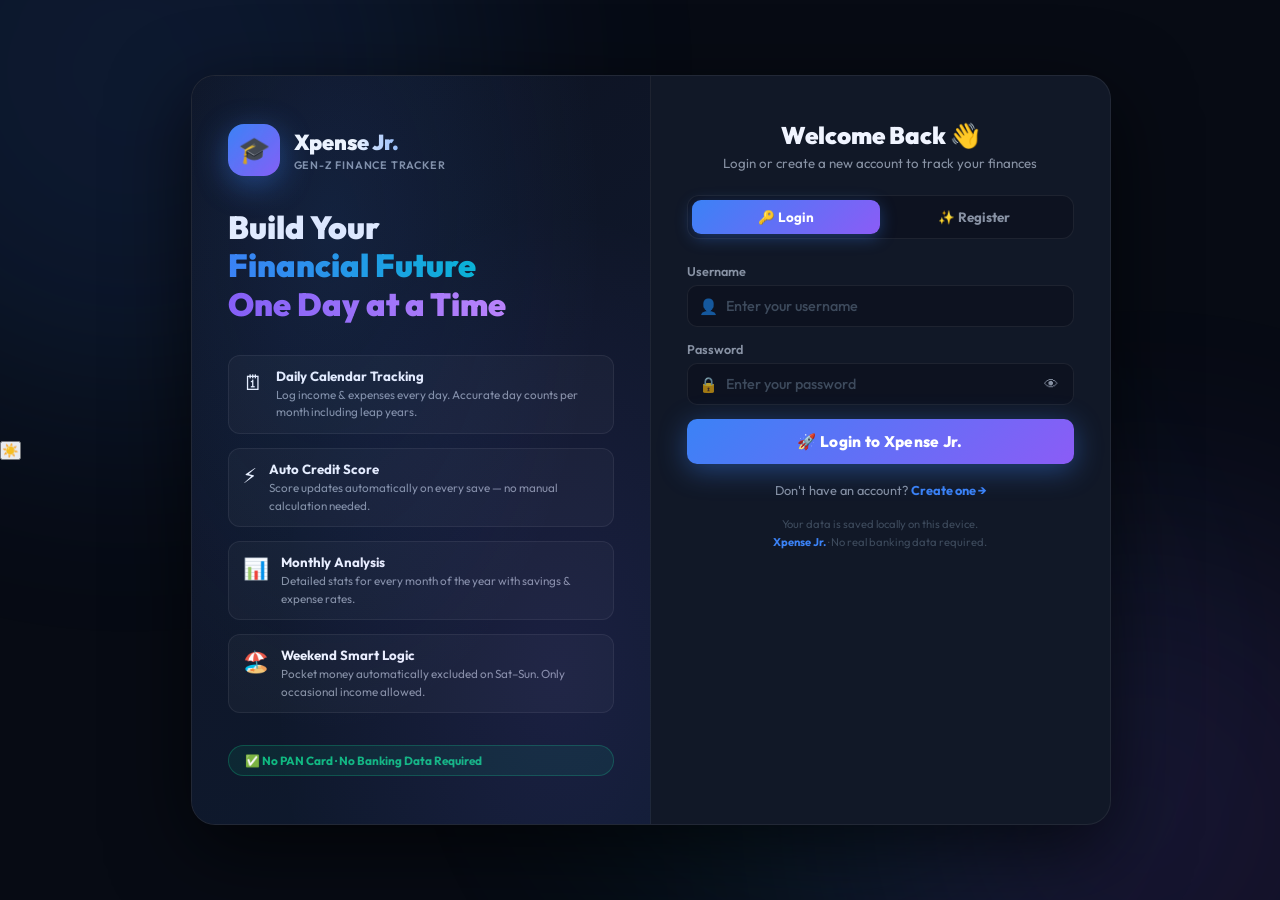
<file: index.html>
<!DOCTYPE html>
<html lang="en">
<head>
  <meta charset="UTF-8" />
  <meta name="viewport" content="width=device-width, initial-scale=1.0" />
  <title>Xpense Jr. – Gen-Z Finance Tracker</title>
  <meta name="description" content="Xpense Jr. auto-tracks daily pocket money (weekdays only), relatives income, savings & expenses on a yearly calendar. The Gen-Z finance tracker for students under 18." />

  <!-- Google Fonts -->
  <link rel="preconnect" href="https://fonts.googleapis.com" />
  <link rel="preconnect" href="https://fonts.gstatic.com" crossorigin />
  <link href="https://fonts.googleapis.com/css2?family=Outfit:wght@300;400;500;600;700;800;900&display=swap" rel="stylesheet" />

  <!-- ★ Auth module (loaded first so guard runs immediately) ★ -->
  <script src="auth.js"></script>

  <!-- ★ Immediate auth guard — redirects before page renders ★ -->
  <script>
    (function(){
      if (!cwGetSession()) window.location.replace('login.html');
      /* Apply saved theme immediately to prevent flash */
      var t = localStorage.getItem('xj_theme') || 'dark';
      document.documentElement.setAttribute('data-theme', t);
    })();
  </script>

  <!-- ★ CSS file link ★ -->
  <link rel="stylesheet" href="style.css" />

  <style>
    /* ── User profile chip in nav ── */
    .user-chip-nav {
      display: flex; align-items: center; gap: 10px;
      background: var(--card); border: 1px solid var(--border);
      border-radius: 100px; padding: 6px 8px 6px 14px;
    }
    .user-av  { font-size: 1.3rem; }
    .user-inf { display:flex; flex-direction:column; }
    .user-nm  { font-size: .8rem; font-weight: 800; color: var(--text); line-height: 1; }
    .user-ag  { font-size: .62rem; color: var(--muted); font-weight: 600; margin-top: 1px; }
    .logout-btn {
      background: rgba(239,68,68,.12); border: 1px solid rgba(239,68,68,.25);
      border-radius: 100px; padding: 5px 12px;
      font-size: .72rem; font-weight: 700; color: #fca5a5;
      cursor: pointer; transition: all 0.3s; font-family: inherit;
    }
    .logout-btn:hover { background: rgba(239,68,68,.22); color: var(--poor); border-color: var(--poor); }
    .export-btn {
      background: rgba(59,130,246,.12); border: 1px solid rgba(59,130,246,.28);
      border-radius: 100px; padding: 5px 12px;
      font-size: .72rem; font-weight: 700; color: #93c5fd;
      cursor: pointer; transition: all 0.3s; font-family: inherit;
    }
    .export-btn:hover { background: rgba(59,130,246,.25); color: var(--accent); border-color: var(--accent); }
  </style>
</head>
<body>

<!-- ── Aurora background ── -->
<div class="aurora"><span></span><span></span><span></span></div>

<!-- ── Toast notification ── -->
<div class="toast" id="toast"></div>

<!-- ════════════════════════════════════════
     MODAL — Day Entry
════════════════════════════════════════ -->
<div class="modal-ov" id="modalOv" onclick="ovClick(event)">
  <div class="modal" id="modal">
    <div class="modal-hd">
      <div>
        <div class="modal-title" id="modalTitle">📅 Day Entry</div>
        <div class="modal-date" id="modalDateLbl"></div>
      </div>
      <button class="modal-close" onclick="closeModal()">✕</button>
    </div>

    <!-- Weekend notice (visible only on Sat/Sun) -->
    <div class="weekend-banner hidden" id="weekendBanner">
      <span>🏖️</span>
      <div>Weekend — <strong>Pocket Money excluded</strong> (only Relatives/Work income applies today)</div>
    </div>

    <!-- INCOME FIELDS -->
    <div class="mfield">
      <label>💰 Income today</label>
      <div class="mfield-row">
        <div class="inp-w">
          <span class="pfx">₹</span>
          <input class="mi" type="number" id="mPocket" placeholder="Pocket money (weekdays)" min="0" />
        </div>
        <div class="inp-w">
          <span class="pfx">₹</span>
          <input class="mi" type="number" id="mRelatives" placeholder="Relatives (occasional)" min="0" />
        </div>
      </div>
      <div class="inp-w" style="margin-top:9px;">
        <span class="pfx">₹</span>
        <input class="mi" type="number" id="mWork" placeholder="Tutor / Work income (occasional)" min="0" />
      </div>
    </div>

    <!-- EXPENSE FIELDS -->
    <div class="mfield">
      <label>💸 Expenses today</label>
      <div class="mfield-row">
        <div class="inp-w">
          <span class="pfx">₹</span>
          <input class="mi" type="number" id="mSnacks" placeholder="Snacks / daily" min="0" />
        </div>
        <div class="inp-w">
          <span class="pfx">₹</span>
          <input class="mi" type="number" id="mRecharge" placeholder="Monthly recharge" min="0" />
        </div>
      </div>
      <div class="inp-w" style="margin-top:9px;">
        <span class="pfx">₹</span>
        <input class="mi" type="number" id="mTrips" placeholder="Holiday trips / fun" min="0" />
      </div>
    </div>

    <!-- SAVINGS FIELDS -->
    <div class="mfield">
      <label>🏦 Saved today (from pocket money + relatives)</label>
      <div class="mfield-row">
        <div class="inp-w">
          <span class="pfx">₹</span>
          <input class="mi" type="number" id="mSavPocket" placeholder="From pocket money" min="0" />
        </div>
        <div class="inp-w">
          <span class="pfx">₹</span>
          <input class="mi" type="number" id="mSavRelatives" placeholder="From relatives money" min="0" />
        </div>
      </div>
    </div>

    <!-- Live financial preview -->
    <div class="day-prev" id="dayPrev">Enter amounts above to preview today's financial health.</div>

    <!-- Action buttons -->
    <div class="modal-actions">
      <button class="btn-save" onclick="saveDay()">💾 Save Day</button>
      <button class="btn-clr"  onclick="clearDay()">🗑 Clear</button>
    </div>
  </div>
</div>


<!-- ════════════════════════════════════════
     MAIN APP WRAPPER
════════════════════════════════════════ -->
<div class="wrap">

  <!-- ── Navigation ── -->
  <nav>
    <div class="brand">
      <div class="brand-logo">🎓</div>
      <div>
        <div class="brand-name">Xpense Jr.</div>
        <div class="brand-sub">Gen-Z Finance Tracker · Under 18</div>
      </div>
    </div>
    <div class="nav-right">
      <!-- Theme Toggle -->
      <button class="theme-toggle" id="themeToggle" onclick="toggleTheme()" title="Switch theme">🌙</button>
      <div class="yr-selector">
        <button onclick="chgYear(-1)">◀</button>
        <span class="yr-val" id="yrVal">2026</span>
        <button onclick="chgYear(1)">▶</button>
      </div>

      <!-- User info + Logout -->
      <div class="user-chip-nav">
        <div class="user-av" id="navAv">🎓</div>
        <div class="user-inf">
          <div class="user-nm" id="navName">—</div>
          <div class="user-ag" id="navAge">Age —</div>
        </div>
        <button class="logout-btn" onclick="cwLogout()">Sign Out</button>
      </div>
    </div>
  </nav>

  <!-- ── Hero Section ── -->
  <section class="hero">
    <div class="hero-badge">✦ Daily Records · Auto Score · No PAN Required</div>
    <h1><span class="gb">Daily Habits</span> Build<br>Your <span class="gp">Credit Score</span></h1>
    <p>Click any day to log your money. Click the refresh button to update your score on the 1st of every month.</p>
    <div class="hero-rules">
      <div class="rule-pill wd">✅ Mon–Fri: Pocket Money allowed</div>
      <div class="rule-pill we">🏖️ Sat–Sun: Pocket Money excluded</div>
      <div class="rule-pill occ">💜 Relatives / Work: Any day (occasional)</div>
    </div>
  </section>

  <!-- ── Real-time Stats Bar ── -->
  <div class="stats-bar">
    <div class="stat-item">
      <div class="stat-lbl">📅 Days Logged</div>
      <div class="stat-val sv-b" id="stLogged">0</div>
    </div>
    <div class="stat-item">
      <div class="stat-lbl">💵 Total Income</div>
      <div class="stat-val sv-g" id="stIncome">₹0</div>
    </div>
    <div class="stat-item">
      <div class="stat-lbl">💸 Total Expenses</div>
      <div class="stat-val sv-a" id="stExpenses">₹0</div>
    </div>
    <div class="stat-item">
      <div class="stat-lbl">🏦 Total Savings</div>
      <div class="stat-val sv-g" id="stSavings">₹0</div>
    </div>
    <div class="stat-item">
      <div class="stat-lbl">📊 Saving Days</div>
      <div class="stat-val sv-b" id="stSavDays">0</div>
    </div>
    <div class="stat-item">
      <div class="stat-lbl">🏖️ Weekend Days</div>
      <div class="stat-val sv-o" id="stWeDays">0</div>
    </div>
    <div class="stat-item">
      <div class="stat-lbl">⚠️ Overspend</div>
      <div class="stat-val sv-r" id="stOverDays">0</div>
    </div>
  </div>

  <!-- ── Main Tabs ── -->
  <div class="main-tabs">
    <button class="mtab active" id="tab-cal"        onclick="switchTab('cal')">🗓 Calendar</button>
    <button class="mtab"        id="tab-history"    onclick="switchTab('history')">📋 Transaction History</button>
    <button class="mtab"        id="tab-analysis"   onclick="switchTab('analysis')">📊 Monthly Analysis</button>
    <button class="mtab"        id="tab-calculator" onclick="switchTab('calculator')">🧮 Score Calculator</button>
  </div>

  <!-- ════ TAB 1: CALENDAR ════ -->
  <div class="tab-pane show" id="tp-cal">
    <!-- Hidden elements kept for JS compatibility -->
    <div style="display:none;">
      <canvas id="gaugeC" width="220" height="126"></canvas>
      <div id="gNum"></div>
      <div id="gLbl"></div>
      <div id="rThumb"></div>
      <div id="bSav"></div><div id="bCtl"></div><div id="bDsc"></div>
      <div id="nSav"></div><div id="nCtl"></div><div id="nDsc"></div>
      <div id="bdgRow">
        <div id="bdg-saver"></div><div id="bdg-ctrl"></div>
        <div id="bdg-disc"></div><div id="bdg-elite"></div><div id="bdg-full"></div>
      </div>
      <div id="scorePh"></div>
      <div id="scoreOut"></div>
      <div id="scoreInfoLbl"></div>
    </div>
    <!-- 12-Month Calendar Grid (full width) -->
    <div class="cal-grid" id="calGrid"></div>
  </div>

  <!-- ════ TAB 2: TRANSACTION HISTORY ════ -->
  <div class="tab-pane" id="tp-history">
    <div class="txn-table-wrap">
      <div class="txn-toolbar">
        <h3>📋 Transaction History — <span id="yrVal2">2026</span></h3>
        <div class="txn-filters">
          <button class="txn-filter active" data-f="all"  onclick="filterTxn('all')">All</button>
          <button class="txn-filter"        data-f="good" onclick="filterTxn('good')">✅ Saved</button>
          <button class="txn-filter"        data-f="poor" onclick="filterTxn('poor')">⚠️ Overspent</button>
          <button class="txn-filter"        data-f="we"   onclick="filterTxn('we')">🏖 Weekends</button>
        </div>
        <div class="txn-count" id="txnCount">0 entries</div>
      </div>
      <div style="overflow-x:auto; max-height:600px; overflow-y:auto;">
        <table class="txn-table" id="txnTable">
          <thead>
            <tr>
              <th>Date</th>
              <th>Day Type</th>
              <th>Income</th>
              <th>Expenses</th>
              <th>Savings</th>
              <th>Net</th>
              <th>Status</th>
            </tr>
          </thead>
          <tbody id="txnBody">
            <tr><td colspan="7" class="txn-empty">No transactions logged yet. Click any day on the Calendar tab!</td></tr>
          </tbody>
        </table>
      </div>
    </div>
  </div>

  <!-- ════ TAB 3: MONTHLY ANALYSIS ════ -->
  <div class="tab-pane" id="tp-analysis">
    <div class="analysis-grid" id="analysisGrid"></div>
  </div>

  <!-- ════ TAB 4: SCORE CALCULATOR ════ -->
  <div class="tab-pane" id="tp-calculator">
    <div class="calc-hero">
      <div class="calc-hero-badge">✦ Instant · Accurate · Student-Grade</div>
      <h2 class="calc-hero-title">Credit Score <span class="gb">Calculator</span></h2>
      <p class="calc-hero-sub">Pick a day or a month to instantly see your credit score for that period.</p>
    </div>

    <div class="calc-dual-grid">

      <!-- ─── DAILY CALCULATOR ─── -->
      <div class="calc-card" id="dailyCalcCard">
        <div class="calc-card-header">
          <div class="calc-card-icon daily-icon">📅</div>
          <div>
            <div class="calc-card-title">Daily Score</div>
            <div class="calc-card-sub">Score for a single day</div>
          </div>
          <div class="calc-live-dot"></div>
        </div>

        <div class="calc-selectors">
          <div class="calc-sel-group">
            <label class="calc-sel-label">Month</label>
            <select class="calc-sel" id="dailyMonth"></select>
          </div>
          <div class="calc-sel-group">
            <label class="calc-sel-label">Day</label>
            <select class="calc-sel" id="dailyDay"></select>
          </div>
        </div>

        <button class="calc-btn daily-btn" id="calcDailyBtn" onclick="calcDailyScore()">
          ⚡ Calculate Day Score
        </button>

        <!-- Result area -->
        <div class="calc-result hidden" id="dailyResult">
          <div class="calc-gauge-mini">
            <canvas id="dailyGauge" width="200" height="114"></canvas>
            <div class="calc-gauge-center">
              <div class="calc-score-num" id="dailyScoreNum">—</div>
              <div class="calc-score-lbl" id="dailyScoreLbl">—</div>
            </div>
          </div>

          <div class="calc-breakdown">
            <div class="calc-brow">
              <span class="calc-bname">💰 Savings</span>
              <div class="calc-btrack"><div class="calc-bfill" id="dBSav" style="background:var(--good)"></div></div>
              <span class="calc-bval" id="dNSav">—</span>
            </div>
            <div class="calc-brow">
              <span class="calc-bname">🎛 Control</span>
              <div class="calc-btrack"><div class="calc-bfill" id="dBCtl" style="background:var(--accent)"></div></div>
              <span class="calc-bval" id="dNCtl">—</span>
            </div>
            <div class="calc-brow">
              <span class="calc-bname">📅 Habit</span>
              <div class="calc-btrack"><div class="calc-bfill" id="dBHbt" style="background:var(--purple)"></div></div>
              <span class="calc-bval" id="dNHbt">—</span>
            </div>
          </div>

          <div class="calc-info-box" id="dailyInfoBox"></div>
        </div>

        <div class="calc-empty" id="dailyEmpty">
          <div class="calc-empty-icon">📅</div>
          <div>Select a month &amp; day above,<br>then tap Calculate.</div>
        </div>
      </div>

      <!-- ─── MONTHLY CALCULATOR ─── -->
      <div class="calc-card" id="monthlyCalcCard">
        <div class="calc-card-header">
          <div class="calc-card-icon monthly-icon">🗓</div>
          <div>
            <div class="calc-card-title">Monthly Score</div>
            <div class="calc-card-sub">Score across all days of a month</div>
          </div>
          <div class="calc-live-dot monthly-dot"></div>
        </div>

        <div class="calc-selectors">
          <div class="calc-sel-group" style="flex:1">
            <label class="calc-sel-label">Month</label>
            <select class="calc-sel" id="monthlyMonth"></select>
          </div>
        </div>

        <button class="calc-btn monthly-btn" id="calcMonthlyBtn" onclick="calcMonthlyScore()">
          ⚡ Calculate Month Score
        </button>

        <!-- Result area -->
        <div class="calc-result hidden" id="monthlyResult">
          <div class="calc-gauge-mini">
            <canvas id="monthlyGauge" width="200" height="114"></canvas>
            <div class="calc-gauge-center">
              <div class="calc-score-num" id="monthlyScoreNum">—</div>
              <div class="calc-score-lbl" id="monthlyScoreLbl">—</div>
            </div>
          </div>

          <div class="calc-breakdown">
            <div class="calc-brow">
              <span class="calc-bname">💰 Savings</span>
              <div class="calc-btrack"><div class="calc-bfill" id="mBSav" style="background:var(--good)"></div></div>
              <span class="calc-bval" id="mNSav">—</span>
            </div>
            <div class="calc-brow">
              <span class="calc-bname">🎛 Control</span>
              <div class="calc-btrack"><div class="calc-bfill" id="mBCtl" style="background:var(--accent)"></div></div>
              <span class="calc-bval" id="mNCtl">—</span>
            </div>
            <div class="calc-brow">
              <span class="calc-bname">📅 Discipline</span>
              <div class="calc-btrack"><div class="calc-bfill" id="mBDsc" style="background:var(--purple)"></div></div>
              <span class="calc-bval" id="mNDsc">—</span>
            </div>
          </div>

          <!-- Month day tally -->
          <div class="calc-month-tally" id="monthlyTally"></div>

          <div class="calc-info-box monthly-info" id="monthlyInfoBox"></div>
        </div>

        <div class="calc-empty" id="monthlyEmpty">
          <div class="calc-empty-icon">🗓</div>
          <div>Select a month above,<br>then tap Calculate.</div>
        </div>
      </div>

    </div><!-- /.calc-dual-grid -->
  </div>

  <!-- ════ BOTTOM GRID: Tips · Compare · Level ════ -->
  <div class="bottom-grid" style="margin-top:22px;">

    <!-- Smart Tips -->
    <div class="card">
      <div class="sec-title">💡 Smart Tips</div>
      <div id="sugList" style="display:flex;flex-direction:column;gap:9px;">
        <div class="sug-item">
          <span class="sug-icon">🎯</span>
          <span>Log your first day to see personalized financial tips!</span>
        </div>
      </div>
    </div>

    <!-- Before vs After -->
    <div class="card">
      <div class="sec-title">📊 Before vs After</div>
      <div class="cmp-grid">
        <div class="c-box">
          <div class="c-tag">Previous</div>
          <div class="c-score" id="prevNum" style="color:var(--muted)">—</div>
          <div class="c-status" id="prevSt" style="color:var(--muted)">No data</div>
        </div>
        <div class="c-arrow">
          <svg viewBox="0 0 24 24" fill="none" stroke="currentColor" stroke-width="2.5" stroke-linecap="round" stroke-linejoin="round">
            <path d="M5 12h14M12 5l7 7-7 7"/>
          </svg>
          <div class="c-delta eq" id="cDelta">—</div>
        </div>
        <div class="c-box">
          <div class="c-tag">Current</div>
          <div class="c-score" id="curNum" style="color:var(--muted)">—</div>
          <div class="c-status" id="curSt" style="color:var(--muted)">Not yet</div>
        </div>
      </div>
    </div>

    <!-- Your Level -->
    <div class="card">
      <div class="sec-title">🎮 Your Level</div>
      <div class="lvl-card">
        <div class="lvl-icon" id="lvlIcon">🥚</div>
        <div class="lvl-name" id="lvlName">Newbie</div>
        <div class="lvl-desc" id="lvlDesc">Log data to unlock your level!</div>
        <div class="xp-track"><div class="xp-fill" id="xpFill"></div></div>
        <div class="xp-lbl" id="xpLbl">0 / 900 XP</div>
      </div>
    </div>

  </div>

  <footer>
    Built with ❤️ by <strong>Xpense Jr. Team</strong> ·
    Scores auto-calculate from daily records · For financial education only.
  </footer>

</div><!-- /.wrap -->

<!-- ════════════════════════════════════════
     MODAL — Countdown (CIBIL clone)
════════════════════════════════════════ -->
<div class="cibil-modal-ov" id="cibilModalOv" onclick="closeCibilModalOv(event)">
  <div class="cibil-modal">
    <button class="cibil-close" onclick="closeCibilModal()">✖</button>
    
    <!-- ★ UNIQUE ANIMATED GAUGE ★ -->
    <div class="radar-gauge-container">
      <svg viewBox="0 0 200 120" class="neon-arc-svg">
        <defs>
          <linearGradient id="arcGrad" x1="0%" y1="0%" x2="100%" y2="0%">
            <stop offset="0%" stop-color="#ef4444" />
            <stop offset="50%" stop-color="#f59e0b" />
            <stop offset="100%" stop-color="#10b981" />
          </linearGradient>
          <filter id="neonGlow" x="-20%" y="-20%" width="140%" height="140%">
            <feGaussianBlur stdDeviation="3" result="blur" />
            <feMerge>
              <feMergeNode in="blur" />
              <feMergeNode in="SourceGraphic" />
            </feMerge>
          </filter>
        </defs>

        <!-- Track -->
        <path d="M 25 100 A 75 75 0 0 1 175 100" fill="none" stroke="rgba(255,255,255,0.06)" stroke-width="18" stroke-linecap="round"/>
        
        <!-- Glowing dashed progress indicating building score -->
        <path class="arc-pulse" d="M 25 100 A 75 75 0 0 1 175 100" fill="none" stroke="url(#arcGrad)" stroke-width="12" stroke-linecap="round" stroke-dasharray="8 6" filter="url(#neonGlow)"/>
        
        <!-- Scanning Needle -->
        <g class="scanning-needle" transform="translate(100, 100)">
          <path d="M 0 0 L -6 -60 L 6 -60 Z" fill="rgba(255, 255, 255, 0.15)"/>
          <line x1="0" y1="0" x2="0" y2="-65" stroke="#f8fafc" stroke-width="3" stroke-linecap="round"/>
          <circle cx="0" cy="0" r="6" fill="#1e293b" stroke="#f8fafc" stroke-width="2"/>
        </g>

      </svg>
      <div style="display:flex; justify-content:space-between; padding:0 10px; margin-top:-6px;">
        <span style="font-size:0.75rem; font-weight:800; color:var(--poor);">0</span>
        <span style="font-size:0.75rem; font-weight:800; color:var(--good);">900</span>
      </div>
    </div>

    <p class="modal-instruction-text">
      After every month end, <br>your new score will show on the Next Month 1st day.
    </p>

    <h2 id="cibilNextUpd">--</h2>
    
  </div>
</div>

<!-- ★ JavaScript files ★ -->
<!-- auth.js already loaded in <head> -->
<script src="script.js"></script>

</body>
</html>
</file>
<file: style.css>
/* ══════════════════════════════════════════
   XPENSE JR. — LIQUID GLASS EDITION v2
   True glassmorphism visible in both themes
══════════════════════════════════════════ */

/* ── Design Tokens — Dark Mode ── */
:root {
  color-scheme: dark;

  /* Backgrounds — deep rich tones so glass stands out */
  --bg:      #060c1a;
  --bg2:     #08101f;
  --surf:    rgba(120,160,255,0.07);
  --card:    rgba(140,180,255,0.09);
  --card2:   rgba(120,160,255,0.05);

  /* Glass borders — bright so the glass edge is visible */
  --border:  rgba(180,210,255,0.18);
  --bh:      rgba(120,180,255,0.55);

  /* Accents */
  --accent:  #4f9cff;
  --alit:    rgba(79,156,255,0.15);
  --purple:  #a78bfa;
  --cyan:    #22d3ee;
  --good:    #34d399;
  --avg:     #fbbf24;
  --poor:    #f87171;
  --weekend: #fb923c;

  /* Text — always bright on dark */
  --text:    #f0f6ff;
  --muted:   #94a3b8;
  --dim:     #475569;

  /* System */
  --r:       18px;
  --rsm:     12px;
  --shadow:  0 20px 60px rgba(0,0,0,0.65);
  --tr:      0.32s cubic-bezier(.4,0,.2,1);

  /* Glass recipe */
  --gb:      rgba(140,180,255,0.1);   /* glass base */
  --gh:      rgba(255,255,255,0.22);  /* glass highlight (top edge) */
  --gi:      rgba(255,255,255,0.05);  /* glass inner tint */
  --gblur:   blur(28px) saturate(180%);
  --gblur-s: blur(16px) saturate(160%);
}

/* ══════════════════════════════════════════
   BASE
══════════════════════════════════════════ */
*, *::before, *::after { box-sizing: border-box; margin: 0; padding: 0; }
html { scroll-behavior: smooth; }
body {
  font-family: 'Outfit', system-ui, sans-serif;
  background: var(--bg);
  color: var(--text);
  min-height: 100vh;
  overflow-x: hidden;
}

/* ══════════════════════════════════════════
   KEYFRAMES
══════════════════════════════════════════ */
@keyframes irisShift {
  0%   { background-position: 0% 50%; }
  50%  { background-position: 100% 50%; }
  100% { background-position: 0% 50%; }
}
@keyframes shimmer {
  0%   { transform: translateX(-100%) skewX(-10deg); opacity: 0; }
  20%  { opacity: 1; }
  80%  { opacity: 1; }
  100% { transform: translateX(280%)  skewX(-10deg); opacity: 0; }
}
@keyframes blink   { 0%,100%{opacity:1;} 50%{opacity:.3;} }
@keyframes fl      { 0%,100%{transform:translateY(0);} 50%{transform:translateY(-7px);} }
@keyframes su      { from{opacity:0;transform:translateY(10px);} to{opacity:1;transform:translateY(0);} }
@keyframes bpop    { from{transform:scale(.5);opacity:0;} to{transform:scale(1);opacity:1;} }
@keyframes pulse   { 0%,100%{transform:scale(1);} 50%{transform:scale(1.08);} }
@keyframes shake   { 0%,100%{transform:translateX(0);} 20%{transform:translateX(-5px);} 40%{transform:translateX(5px);} 60%{transform:translateX(-4px);} 80%{transform:translateX(4px);} }
@keyframes da1     { to{transform:translate(120px,160px) scale(1.1);} }
@keyframes da2     { to{transform:translate(-90px,-120px) scale(1.18);} }
@keyframes da3     { to{transform:translate(-55%,-50%) scale(0.72);} }
@keyframes da4     { to{transform:translate(60px,-80px) scale(1.12);} }
@keyframes glassGlow {
  0%,100% {
    box-shadow: 0 8px 32px rgba(0,0,0,0.5),
                inset 0 1px 0 rgba(255,255,255,0.2),
                inset 0 -1px 0 rgba(0,0,0,0.1);
  }
  50% {
    box-shadow: 0 16px 48px rgba(0,0,0,0.45),
                0 0 32px rgba(79,156,255,0.12),
                inset 0 1px 0 rgba(255,255,255,0.28),
                inset 0 -1px 0 rgba(0,0,0,0.05);
  }
}

/* ══════════════════════════════════════════
   AURORA — 4 blobs for rich depth
══════════════════════════════════════════ */
.aurora { position: fixed; inset: 0; pointer-events: none; z-index: 0; overflow: hidden; }
.aurora span {
  position: absolute; border-radius: 50%;
  filter: blur(110px);
  animation-timing-function: ease-in-out;
  animation-iteration-count: infinite;
  animation-direction: alternate;
}
.aurora span:nth-child(1) {
  width:700px; height:700px;
  background: radial-gradient(circle, #3b5fc0 0%, #1e3a8a 60%, transparent 100%);
  opacity: .35; top:-280px; left:-220px;
  animation: da1 14s infinite alternate;
}
.aurora span:nth-child(2) {
  width:550px; height:550px;
  background: radial-gradient(circle, #6d28d9 0%, #4c1d95 60%, transparent 100%);
  opacity: .30; bottom:-200px; right:-170px;
  animation: da2 18s infinite alternate;
}
.aurora span:nth-child(3) {
  width:420px; height:420px;
  background: radial-gradient(circle, #0e7490 0%, #164e63 60%, transparent 100%);
  opacity: .25; top:40%; left:40%;
  animation: da3 22s infinite alternate;
}

/* ══════════════════════════════════════════
   GLASS MIXIN
   Use on any element to get liquid glass look
══════════════════════════════════════════ */
.lg, .card, .m-card, .an-card, .calc-card,
.stats-bar, .main-tabs, .txn-table-wrap, .modal {
  background: var(--gb);
  backdrop-filter: var(--gblur);
  -webkit-backdrop-filter: var(--gblur);
  border: 1px solid var(--border);
  box-shadow:
    0 20px 56px rgba(0,0,0,0.55),
    inset 0 1.5px 0 var(--gh),
    inset 0 -1px 0 rgba(0,0,0,0.15),
    inset 1px 0 0 rgba(255,255,255,0.06),
    inset -1px 0 0 rgba(255,255,255,0.04);
}

/* ══════════════════════════════════════════
   LAYOUT
══════════════════════════════════════════ */
.wrap {
  position: relative; z-index: 1;
  max-width: 1340px; margin: 0 auto;
  padding: 0 22px 100px;
}

/* ══════════════════════════════════════════
   NAV
══════════════════════════════════════════ */
nav {
  display: flex; align-items: center; justify-content: space-between;
  padding: 16px 0 10px; flex-wrap: wrap; gap: 12px;
  position: relative;
}
nav::after {
  content: '';
  position: absolute; bottom: 0; left: 0; right: 0; height: 1px;
  background: linear-gradient(90deg,
    transparent 0%,
    rgba(79,156,255,0.5) 25%,
    rgba(167,139,250,0.6) 50%,
    rgba(34,211,238,0.5) 75%,
    transparent 100%);
  background-size: 300% 100%;
  animation: irisShift 6s linear infinite;
}
.brand { display: flex; align-items: center; gap: 14px; }
.brand-logo {
  width: 44px; height: 44px; border-radius: 14px; font-size: 22px;
  background: linear-gradient(135deg,#4f9cff,#a78bfa);
  display: flex; align-items: center; justify-content: center;
  box-shadow: 0 4px 24px rgba(79,156,255,0.45),
              inset 0 1.5px 0 rgba(255,255,255,0.38),
              inset 0 -1px 0 rgba(0,0,0,0.2);
  position: relative; overflow: hidden;
}
.brand-logo::after {
  content: '';
  position: absolute; top: 0; left: 0; right: 0; height: 50%;
  background: linear-gradient(to bottom, rgba(255,255,255,0.32), transparent);
  border-radius: 14px 14px 0 0;
}
.brand-name {
  font-size: 1.28rem; font-weight: 900;
  background: linear-gradient(90deg,#ffffff,#93c5fd,#c4b5fd,#7dd3fc);
  background-size: 300%;
  -webkit-background-clip: text; -webkit-text-fill-color: transparent; background-clip: text;
  animation: irisShift 8s linear infinite;
}
.brand-sub { font-size: .68rem; font-weight: 600; color: var(--muted); letter-spacing: .8px; text-transform: uppercase; }
.nav-right { display: flex; align-items: center; gap: 10px; flex-wrap: wrap; }

.yr-selector {
  display: flex; align-items: center; gap: 2px;
  background: var(--gb);
  backdrop-filter: var(--gblur-s); -webkit-backdrop-filter: var(--gblur-s);
  border: 1px solid var(--border); border-radius: var(--rsm); overflow: hidden;
  box-shadow: inset 0 1.5px 0 var(--gh), 0 4px 14px rgba(0,0,0,0.3);
}
.yr-selector button {
  background: none; border: none; color: var(--muted); font-family: inherit;
  font-size: .9rem; font-weight: 700; padding: 8px 12px; cursor: pointer; transition: all var(--tr);
}
.yr-selector button:hover { color: var(--text); background: rgba(255,255,255,0.08); }
.yr-val { font-size: 1rem; font-weight: 800; color: var(--accent); padding: 0 8px; text-shadow: 0 0 16px rgba(79,156,255,0.6); }

/* User chip */
.user-chip-nav {
  display: flex; align-items: center; gap: 10px;
  background: var(--gb);
  backdrop-filter: var(--gblur-s); -webkit-backdrop-filter: var(--gblur-s);
  border: 1px solid var(--border);
  border-radius: 100px; padding: 6px 8px 6px 14px;
  box-shadow: inset 0 1.5px 0 var(--gh), 0 4px 16px rgba(0,0,0,0.3);
}
.user-av  { font-size: 1.3rem; }
.user-inf { display:flex; flex-direction:column; }
.user-nm  { font-size: .8rem; font-weight: 800; color: var(--text); line-height: 1; }
.user-ag  { font-size: .62rem; color: var(--muted); font-weight: 600; margin-top: 1px; }

.logout-btn {
  background: rgba(239,68,68,.12);
  backdrop-filter: blur(8px); -webkit-backdrop-filter: blur(8px);
  border: 1px solid rgba(239,68,68,.35);
  border-radius: 100px; padding: 5px 13px;
  font-size: .72rem; font-weight: 700; color: #fca5a5;
  cursor: pointer; transition: all var(--tr); font-family: inherit;
  box-shadow: inset 0 1px 0 rgba(255,255,255,0.12);
}
.logout-btn:hover {
  background: rgba(239,68,68,.22); color: #fff;
  box-shadow: 0 0 18px rgba(239,68,68,0.35), inset 0 1px 0 rgba(255,255,255,0.18);
}
.export-btn {
  background: rgba(79,156,255,.12);
  backdrop-filter: blur(8px); -webkit-backdrop-filter: blur(8px);
  border: 1px solid rgba(79,156,255,.3);
  border-radius: 100px; padding: 5px 13px;
  font-size: .72rem; font-weight: 700; color: #93c5fd;
  cursor: pointer; transition: all var(--tr); font-family: inherit;
}
.export-btn:hover { background: rgba(79,156,255,.22); }

.theme-toggle {
  width: 40px; height: 40px; border-radius: 50%;
  background: var(--gb);
  backdrop-filter: var(--gblur-s); -webkit-backdrop-filter: var(--gblur-s);
  border: 1px solid var(--border);
  color: var(--muted); font-size: 1.1rem;
  cursor: pointer; transition: all 0.32s cubic-bezier(.4,0,.2,1);
  display: flex; align-items: center; justify-content: center; flex-shrink: 0;
  box-shadow: inset 0 1.5px 0 var(--gh), 0 4px 14px rgba(0,0,0,0.3);
}
.theme-toggle:hover {
  border-color: rgba(79,156,255,0.6); color: var(--accent);
  transform: rotate(20deg) scale(1.1);
  box-shadow: 0 0 22px rgba(79,156,255,0.4), inset 0 1.5px 0 rgba(255,255,255,0.35);
}

/* ══════════════════════════════════════════
   HERO
══════════════════════════════════════════ */
.hero { text-align: center; padding: 36px 20px 26px; }
.hero-badge {
  display: inline-flex; align-items: center; gap: 8px;
  background: var(--gb);
  backdrop-filter: var(--gblur-s); -webkit-backdrop-filter: var(--gblur-s);
  border: 1px solid var(--border);
  border-radius: 100px; padding: 7px 22px; font-size: .72rem; font-weight: 700;
  color: var(--purple); letter-spacing: .7px; text-transform: uppercase; margin-bottom: 16px;
  box-shadow: inset 0 1.5px 0 var(--gh), 0 4px 20px rgba(0,0,0,0.3),
              0 0 0 1px rgba(167,139,250,0.15);
  position: relative; overflow: hidden;
}
.hero-badge::after {
  content: '';
  position: absolute; top: 0; left: -60%; width: 40%; height: 100%;
  background: linear-gradient(90deg,transparent,rgba(255,255,255,0.22),transparent);
  animation: shimmer 3.5s ease-in-out 1s infinite;
}
.hero h1 { font-size: clamp(2rem,5.5vw,3.6rem); font-weight: 900; line-height: 1.1; margin-bottom: 12px; color: var(--text); }
.gb {
  background: linear-gradient(90deg,#60a5fa,#22d3ee,#6ee7b7,#60a5fa);
  background-size: 300%;
  -webkit-background-clip: text; -webkit-text-fill-color: transparent; background-clip: text;
  animation: irisShift 5s linear infinite;
}
.gp {
  background: linear-gradient(90deg,#c084fc,#a78bfa,#f0abfc,#c084fc);
  background-size: 300%;
  -webkit-background-clip: text; -webkit-text-fill-color: transparent; background-clip: text;
  animation: irisShift 5s linear infinite reverse;
}
.hero p { color: var(--muted); font-size: .96rem; max-width: 600px; margin: 0 auto; line-height: 1.75; }
.hero-rules { display: flex; justify-content: center; flex-wrap: wrap; gap: 10px; margin-top: 16px; }
.rule-pill {
  display: flex; align-items: center; gap: 6px;
  background: var(--gb);
  backdrop-filter: var(--gblur-s); -webkit-backdrop-filter: var(--gblur-s);
  border: 1px solid var(--border); border-radius: 100px;
  padding: 7px 16px; font-size: .74rem; font-weight: 600;
  color: var(--text);
  box-shadow: inset 0 1.5px 0 var(--gh), 0 3px 12px rgba(0,0,0,0.25);
  transition: all var(--tr);
}
.rule-pill:hover { transform: translateY(-2px); }
.rule-pill.wd { border-color: rgba(52,211,153,.4); color: var(--good); box-shadow: inset 0 1.5px 0 rgba(255,255,255,0.2), 0 0 20px rgba(52,211,153,0.15); }
.rule-pill.we { border-color: rgba(251,146,60,.4);  color: var(--weekend); box-shadow: inset 0 1.5px 0 rgba(255,255,255,0.2), 0 0 20px rgba(251,146,60,0.15); }
.rule-pill.occ{ border-color: rgba(167,139,250,.4); color: var(--purple); box-shadow: inset 0 1.5px 0 rgba(255,255,255,0.2), 0 0 20px rgba(167,139,250,0.15); }

/* ══════════════════════════════════════════
   STATS BAR
══════════════════════════════════════════ */
.stats-bar {
  display: flex; flex-wrap: wrap;
  border-radius: var(--r); overflow: hidden; margin-bottom: 22px;
  position: relative;
}
.stats-bar::before {
  content: '';
  position: absolute; top: 0; left: 0; right: 0; height: 1.5px;
  background: linear-gradient(90deg,
    transparent, rgba(255,255,255,0.35) 20%,
    rgba(167,139,250,0.4) 50%,
    rgba(255,255,255,0.35) 80%, transparent);
  z-index: 1;
}
.stat-item {
  flex: 1; min-width: 100px; padding: 16px 20px;
  border-right: 1px solid rgba(180,210,255,0.1);
  transition: background var(--tr); position: relative; overflow: hidden;
}
.stat-item:last-child { border-right: none; }
.stat-item:hover { background: rgba(255,255,255,0.05); }
.stat-item:hover::after {
  content: '';
  position: absolute; top: 0; left: -60%; width: 50%; height: 100%;
  background: linear-gradient(90deg,transparent,rgba(255,255,255,0.07),transparent);
  animation: shimmer 0.6s ease forwards;
}
.stat-lbl { font-size: .65rem; font-weight: 700; color: var(--muted); letter-spacing: 1px; text-transform: uppercase; margin-bottom: 5px; }
.stat-val { font-size: 1.3rem; font-weight: 900; }
.sv-b { color: var(--accent);  text-shadow: 0 0 20px rgba(79,156,255,0.55); }
.sv-g { color: var(--good);    text-shadow: 0 0 20px rgba(52,211,153,0.55); }
.sv-a { color: var(--avg);     text-shadow: 0 0 20px rgba(251,191,36,0.55); }
.sv-r { color: var(--poor);    text-shadow: 0 0 20px rgba(248,113,113,0.55); }
.sv-o { color: var(--weekend); text-shadow: 0 0 20px rgba(251,146,60,0.55); }

/* ══════════════════════════════════════════
   MAIN TABS
══════════════════════════════════════════ */
.main-tabs {
  display: flex; gap: 4px;
  border-radius: 15px; padding: 5px; margin-bottom: 22px;
}
.mtab {
  flex: 1; padding: 10px 14px; border: none; background: transparent;
  color: var(--muted); font-family: inherit; font-size: .82rem; font-weight: 600;
  border-radius: 11px; cursor: pointer; transition: all var(--tr); letter-spacing: .2px;
  position: relative; overflow: hidden;
}
.mtab.active {
  background: linear-gradient(135deg,#4f9cff,#a78bfa);
  color: #fff;
  box-shadow:
    0 4px 20px rgba(79,156,255,0.45),
    inset 0 1.5px 0 rgba(255,255,255,0.3),
    inset 0 -1px 0 rgba(0,0,0,0.15);
}
.mtab.active::after {
  content: '';
  position: absolute; top: 0; left: -60%; width: 40%; height: 100%;
  background: linear-gradient(90deg,transparent,rgba(255,255,255,0.25),transparent);
  animation: shimmer 2.5s ease-in-out infinite;
}
.mtab:not(.active):hover {
  color: var(--text); background: rgba(255,255,255,0.08);
  box-shadow: inset 0 1px 0 rgba(255,255,255,0.12);
}
.tab-pane { display: none; }
.tab-pane.show { display: block; }

/* ══════════════════════════════════════════
   MAIN LAYOUT
══════════════════════════════════════════ */
.main-layout { display: grid; grid-template-columns: 1fr 320px; gap: 22px; align-items: start; }
@media (max-width: 1000px) { .main-layout { grid-template-columns: 1fr; } }

/* ══════════════════════════════════════════
   CALENDAR GRID
══════════════════════════════════════════ */
.cal-grid { display: grid; grid-template-columns: repeat(4,1fr); gap: 18px; }
@media (max-width: 1100px) { .cal-grid { grid-template-columns: repeat(3,1fr); } }
@media (max-width: 750px)  { .cal-grid { grid-template-columns: repeat(2,1fr); } }
@media (max-width: 450px)  { .cal-grid { grid-template-columns: 1fr; } }

/* Month card */
.m-card {
  border-radius: var(--r); padding: 16px 13px;
  transition: border-color var(--tr), transform var(--tr), box-shadow var(--tr);
  position: relative; overflow: hidden;
  animation: glassGlow 8s ease-in-out infinite;
}
/* Glass highlight stripe at top */
.m-card::before {
  content: '';
  position: absolute; top: 0; left: 10%; right: 10%; height: 1.5px;
  background: linear-gradient(90deg,transparent,rgba(255,255,255,0.4),transparent);
  z-index: 1;
}
/* Glossy reflection in top-left corner */
.m-card::after {
  content: '';
  position: absolute; top: 0; left: 0; width: 55%; height: 40%;
  background: radial-gradient(ellipse at 20% 0%, rgba(255,255,255,0.08) 0%, transparent 70%);
  pointer-events: none;
}
.m-card:hover {
  border-color: rgba(167,139,250,0.5) !important;
  transform: translateY(-4px) scale(1.01);
  box-shadow: 0 32px 64px rgba(0,0,0,0.6),
              0 0 40px rgba(167,139,250,0.18),
              inset 0 1.5px 0 rgba(255,255,255,0.3) !important;
}
.m-card.cur-month {
  border-color: rgba(79,156,255,.45) !important;
  box-shadow: 0 20px 56px rgba(0,0,0,0.55),
              0 0 28px rgba(79,156,255,0.16),
              inset 0 1.5px 0 rgba(255,255,255,0.25) !important;
}
.m-head {
  display: flex; align-items: center; justify-content: space-between;
  font-size: .76rem; font-weight: 800; letter-spacing: 1px;
  text-transform: uppercase; color: var(--accent); margin-bottom: 2px;
  text-shadow: 0 0 14px rgba(79,156,255,0.4);
}
.m-days-ct { font-size: .62rem; color: var(--muted); font-weight: 600; }
.m-logged  { font-size: .65rem; color: var(--muted); margin-bottom: 8px; font-weight: 500; }

.dow-row { display: grid; grid-template-columns: repeat(7,1fr); gap: 2px; margin-bottom: 3px; }
.dow-row span { text-align: center; font-size: .55rem; font-weight: 800; color: var(--dim); text-transform: uppercase; letter-spacing: .2px; }
.dow-row span.we-label { color: rgba(251,146,60,.6); }

/* Day cells */
.days-g { display: grid; grid-template-columns: repeat(7,1fr); gap: 2px; }
.dc {
  aspect-ratio: 1; border-radius: 6px; border: 1px solid transparent;
  display: flex; align-items: center; justify-content: center;
  font-size: .6rem; font-weight: 700; cursor: pointer; position: relative;
  color: var(--muted);
  background: rgba(255,255,255,0.05);
  transition: all var(--tr);
}
.dc:hover {
  border-color: rgba(167,139,250,0.6); color: #fff; z-index: 2;
  transform: scale(1.18);
  background: rgba(167,139,250,0.22);
  box-shadow: 0 4px 18px rgba(167,139,250,0.35), inset 0 1px 0 rgba(255,255,255,0.25);
}
.dc.empty   { background: transparent; cursor: default; border: none; }
.dc.today   { border-color: var(--accent) !important; color: var(--accent) !important; font-weight: 900; box-shadow: 0 0 14px rgba(79,156,255,0.55) !important; }
.dc.future  { opacity: .28; cursor: not-allowed; pointer-events: none; }
.dc.weekend { background: rgba(251,146,60,0.09); color: rgba(251,146,60,0.65); }
.dc.weekend:hover { border-color: var(--weekend); color: var(--weekend); background: rgba(251,146,60,0.2); }
.dc.s-good { background: rgba(52,211,153,.16); border-color: rgba(52,211,153,.42); color: #6ee7b7; box-shadow: inset 0 1px 0 rgba(255,255,255,0.14); }
.dc.s-avg  { background: rgba(251,191,36,.14); border-color: rgba(251,191,36,.38); color: #fde68a; box-shadow: inset 0 1px 0 rgba(255,255,255,0.1); }
.dc.s-poor { background: rgba(248,113,113,.14); border-color: rgba(248,113,113,.38); color: #fca5a5; box-shadow: inset 0 1px 0 rgba(255,255,255,0.1); }
.dc.s-zero { background: rgba(139,92,246,.1);  border-color: rgba(139,92,246,.28); color: #c4b5fd; }
.dc.we-log { background: rgba(251,146,60,.14); border-color: rgba(251,146,60,.35); color: #fed7aa; }
.day-dot {
  position: absolute; bottom: 2px; left: 50%; transform: translateX(-50%);
  width: 3px; height: 3px; border-radius: 50%; background: currentColor;
  box-shadow: 0 0 4px currentColor;
}
.m-chips { display: flex; gap: 4px; flex-wrap: wrap; margin-top: 9px; }
.chip {
  font-size: .58rem; font-weight: 700; border-radius: 100px;
  padding: 2px 8px; border: 1px solid;
  backdrop-filter: blur(6px); -webkit-backdrop-filter: blur(6px);
}
.chip.g { color:var(--good);    border-color:rgba(52,211,153,.35);  background:rgba(52,211,153,.12); }
.chip.a { color:var(--avg);     border-color:rgba(251,191,36,.35);  background:rgba(251,191,36,.12); }
.chip.r { color:var(--poor);    border-color:rgba(248,113,113,.35); background:rgba(248,113,113,.12); }
.chip.o { color:var(--weekend); border-color:rgba(251,146,60,.35);  background:rgba(251,146,60,.12); }

/* ══════════════════════════════════════════
   GENERIC CARD
══════════════════════════════════════════ */
.card {
  border-radius: var(--r); padding: 24px;
  position: relative; overflow: hidden;
  animation: glassGlow 9s ease-in-out infinite;
}
.card::before {
  content: '';
  position: absolute; top: 0; left: 10%; right: 10%; height: 1.5px;
  background: linear-gradient(90deg,transparent,rgba(255,255,255,0.38),transparent);
  z-index: 1;
}
.card::after {
  content: '';
  position: absolute; top: 0; left: 0; width: 55%; height: 45%;
  background: radial-gradient(ellipse at 15% 0%, rgba(255,255,255,0.07) 0%, transparent 70%);
  pointer-events: none;
}

.score-sidebar { position: sticky; top: 20px; }
.score-panel-inner { display: flex; flex-direction: column; align-items: center; gap: 12px; }
.score-header-lbl {
  font-size: .68rem; font-weight: 800; letter-spacing: 1.5px;
  text-transform: uppercase; color: var(--good);
  display: flex; align-items: center; gap: 7px;
  text-shadow: 0 0 14px rgba(52,211,153,0.5);
}
.score-header-lbl::before { content:'●'; animation: blink 1.4s infinite; filter: drop-shadow(0 0 6px var(--good)); }

/* Gauge */
.gauge-wrap { position: relative; width: 220px; height: 126px; }
.gauge-center { position: absolute; bottom: 0; left: 50%; transform: translateX(-50%); text-align: center; }
.gauge-num { font-size: 3rem; font-weight: 900; letter-spacing: -2px; line-height: 1; transition: color .5s; }
.gauge-lbl { font-size: .7rem; font-weight: 700; letter-spacing: 1.2px; text-transform: uppercase; margin-top: 2px; }

/* Range bar */
.range-track {
  width: 100%; height: 8px; border-radius: 100px;
  background: linear-gradient(90deg,var(--poor) 0%,var(--avg) 33%,var(--good) 66%,#38bdf8 100%);
  position: relative; margin: 4px 0;
  box-shadow: 0 0 14px rgba(79,156,255,0.3);
}
.range-thumb {
  position: absolute; top: 50%; transform: translate(-50%,-50%);
  width: 18px; height: 18px; background: #fff; border-radius: 50%;
  box-shadow: 0 0 0 3px var(--accent), 0 0 18px rgba(79,156,255,0.7), 0 2px 8px rgba(0,0,0,.6);
  transition: left .8s cubic-bezier(.4,0,.2,1); left: 0%;
}
.range-labels { display: flex; justify-content: space-between; width: 100%; font-size: .62rem; color: var(--dim); font-weight: 700; }

/* Score breakdown */
.breakdown { width: 100%; }
.breakdown h4 { font-size: .68rem; font-weight: 700; letter-spacing: 1px; color: var(--muted); text-transform: uppercase; margin-bottom: 10px; }
.bar-row { display: flex; align-items: center; gap: 8px; margin-bottom: 9px; }
.bar-name { font-size: .72rem; font-weight: 600; color: var(--muted); width: 80px; flex-shrink: 0; }
.bar-track {
  flex: 1; height: 6px; border-radius: 100px; overflow: hidden;
  background: rgba(255,255,255,0.07);
  box-shadow: inset 0 1px 2px rgba(0,0,0,0.4);
}
.bar-fill {
  height: 100%; border-radius: 100px; width: 0;
  transition: width .9s cubic-bezier(.4,0,.2,1);
  position: relative; overflow: hidden;
}
.bar-fill::after {
  content: '';
  position: absolute; top: 0; left: -80%; width: 60%; height: 100%;
  background: linear-gradient(90deg,transparent,rgba(255,255,255,0.5),transparent);
  animation: shimmer 2.2s ease-in-out infinite;
}
.bar-num { font-size: .72rem; font-weight: 800; min-width: 30px; text-align: right; }

/* Badges */
.badges-row { display: flex; gap: 6px; flex-wrap: wrap; justify-content: center; width: 100%; }
.badge {
  display: flex; align-items: center; gap: 5px; padding: 5px 12px;
  border-radius: 100px; font-size: .68rem; font-weight: 700;
  border: 1.5px solid rgba(255,255,255,0.1);
  background: rgba(255,255,255,0.05);
  backdrop-filter: blur(8px); -webkit-backdrop-filter: blur(8px);
  color: var(--dim); transition: all var(--tr); opacity: .35;
}
.badge.earned {
  opacity: 1; border-color: var(--bc,var(--accent)); color: var(--bc,var(--accent));
  background: color-mix(in srgb, var(--bc,var(--accent)) 14%, rgba(255,255,255,0.05));
  box-shadow: 0 4px 20px color-mix(in srgb, var(--bc,var(--accent)) 40%, transparent),
              inset 0 1px 0 rgba(255,255,255,0.25);
  animation: bpop .4s cubic-bezier(.34,1.56,.64,1);
}

.score-ph { display:flex; flex-direction:column; align-items:center; gap:12px; padding:20px 0; color:var(--muted); text-align:center; }
.ph-icon { font-size: 2.8rem; animation: fl 3s ease-in-out infinite; filter: drop-shadow(0 0 14px rgba(79,156,255,0.5)); }

/* ══════════════════════════════════════════
   BOTTOM GRID
══════════════════════════════════════════ */
.bottom-grid { display:grid; grid-template-columns:1fr 1fr 1fr; gap:20px; margin-top:22px; }
@media(max-width:900px) { .bottom-grid { grid-template-columns:1fr 1fr; } }
@media(max-width:580px) { .bottom-grid { grid-template-columns:1fr; } }

.sec-title {
  font-size:.67rem; font-weight:800; letter-spacing:1.5px; text-transform:uppercase;
  color:var(--accent); margin-bottom:14px; display:flex; align-items:center; gap:7px;
  text-shadow: 0 0 14px rgba(79,156,255,0.4);
}
.sec-title::after { content:''; flex:1; height:1px; background: linear-gradient(90deg,rgba(79,156,255,0.4),transparent); }

.sug-item {
  display:flex; gap:9px;
  background: rgba(255,255,255,0.05);
  backdrop-filter: blur(10px); -webkit-backdrop-filter: blur(10px);
  border: 1px solid var(--border);
  border-radius:12px; padding:12px 14px; font-size:.8rem; color:var(--muted); line-height:1.55;
  animation: su .4s ease both;
  box-shadow: inset 0 1.5px 0 rgba(255,255,255,0.14);
  transition: all var(--tr); position: relative; overflow: hidden;
}
.sug-item:hover { border-color: rgba(79,156,255,0.4); box-shadow: 0 4px 20px rgba(79,156,255,0.14), inset 0 1.5px 0 rgba(255,255,255,0.2); color: var(--text); }
.sug-icon { font-size:.95rem; flex-shrink:0; margin-top:1px; }

.cmp-grid { display:grid; grid-template-columns:1fr auto 1fr; gap:10px; align-items:center; }
.c-box {
  background: rgba(255,255,255,0.06);
  backdrop-filter: blur(14px); -webkit-backdrop-filter: blur(14px);
  border: 1px solid var(--border); border-radius:14px; padding:14px 11px; text-align:center;
  box-shadow: inset 0 1.5px 0 rgba(255,255,255,0.18);
  transition: all var(--tr);
}
.c-box:hover { border-color: rgba(167,139,250,0.45); box-shadow: 0 8px 24px rgba(167,139,250,0.18), inset 0 1.5px 0 rgba(255,255,255,0.24); }
.c-tag { font-size:.62rem; font-weight:800; color:var(--muted); letter-spacing:1px; text-transform:uppercase; margin-bottom:5px; }
.c-score { font-size:1.9rem; font-weight:900; letter-spacing:-1px; line-height:1; }
.c-status { font-size:.67rem; font-weight:600; margin-top:3px; }
.c-arrow { display:flex; flex-direction:column; align-items:center; gap:3px; color:var(--muted); }
.c-arrow svg { width:22px; }
.c-delta { font-size:.76rem; font-weight:800; }
.c-delta.up { color:var(--good); text-shadow:0 0 12px rgba(52,211,153,0.6); }
.c-delta.dn { color:var(--poor); text-shadow:0 0 12px rgba(248,113,113,0.6); }
.c-delta.eq { color:var(--muted); }

.lvl-card { display:flex; flex-direction:column; align-items:center; gap:10px; text-align:center; }
.lvl-icon { font-size:2.8rem; animation:pulse 2.2s ease-in-out infinite; filter: drop-shadow(0 0 18px rgba(167,139,250,0.55)); }
.lvl-name { font-size:1.05rem; font-weight:800; color: var(--text); }
.lvl-desc { font-size:.76rem; color:var(--muted); line-height:1.6; }
.xp-track { width:100%; height:7px; border-radius:100px; overflow:hidden; margin-top:3px; background: rgba(255,255,255,0.07); box-shadow: inset 0 1px 0 rgba(0,0,0,0.35); }
.xp-fill {
  height:100%; border-radius:100px; width:0;
  background: linear-gradient(90deg,#4f9cff,#a78bfa,#22d3ee,#4f9cff);
  background-size: 300%;
  animation: irisShift 4s linear infinite;
  transition: width 1s cubic-bezier(.4,0,.2,1);
  box-shadow: 0 0 14px rgba(79,156,255,0.55);
  position: relative; overflow: hidden;
}
.xp-fill::after {
  content: '';
  position: absolute; top: 0; left: -80%; width: 60%; height: 100%;
  background: linear-gradient(90deg,transparent,rgba(255,255,255,0.55),transparent);
  animation: shimmer 2s ease-in-out infinite;
}
.xp-lbl { font-size:.68rem; color:var(--muted); font-weight:600; }

/* ══════════════════════════════════════════
   TRANSACTION HISTORY
══════════════════════════════════════════ */
.txn-table-wrap { border-radius: var(--r); overflow: hidden; position: relative; }
.txn-table-wrap::before {
  content: '';
  position: absolute; top: 0; left: 10%; right: 10%; height: 1.5px;
  background: linear-gradient(90deg,transparent,rgba(255,255,255,0.35),transparent);
  z-index: 1;
}
.txn-toolbar {
  display: flex; align-items: center; justify-content: space-between; flex-wrap: wrap; gap: 10px;
  padding: 16px 20px; border-bottom: 1px solid rgba(255,255,255,0.07);
  background: rgba(255,255,255,0.03);
}
.txn-toolbar h3 { font-size: .9rem; font-weight: 800; color: var(--text); }
.txn-filters { display: flex; gap: 6px; flex-wrap: wrap; }
.txn-filter {
  padding: 5px 13px; border-radius: 100px; font-size: .72rem; font-weight: 700;
  border: 1px solid var(--border);
  background: rgba(255,255,255,0.05);
  backdrop-filter: blur(8px); -webkit-backdrop-filter: blur(8px);
  color: var(--muted); cursor: pointer; transition: all var(--tr);
  box-shadow: inset 0 1px 0 rgba(255,255,255,0.12);
}
.txn-filter.active {
  border-color: rgba(79,156,255,0.55); color: var(--accent);
  background: rgba(79,156,255,0.12);
  box-shadow: 0 0 14px rgba(79,156,255,0.25), inset 0 1px 0 rgba(255,255,255,0.2);
}
.txn-filter:hover { color: var(--text); background: rgba(255,255,255,0.09); }
.txn-count { font-size: .75rem; color: var(--muted); font-weight: 600; }

.txn-table { width: 100%; border-collapse: collapse; }
.txn-table th {
  font-size: .65rem; font-weight: 800; letter-spacing: 1px; text-transform: uppercase;
  color: var(--muted); padding: 11px 18px; text-align: left;
  border-bottom: 1px solid rgba(255,255,255,0.07);
  background: rgba(255,255,255,0.04);
}
.txn-table td {
  font-size: .8rem; font-weight: 600; padding: 12px 18px;
  border-bottom: 1px solid rgba(255,255,255,0.04); vertical-align: middle;
  color: var(--text);
}
.txn-table tr:last-child td { border-bottom: none; }
.txn-table tr:hover td { background: rgba(255,255,255,0.04); }
.txn-table tr.tr-good td:first-child { border-left: 3px solid var(--good); }
.txn-table tr.tr-avg  td:first-child { border-left: 3px solid var(--avg); }
.txn-table tr.tr-poor td:first-child { border-left: 3px solid var(--poor); }
.txn-table tr.tr-we   td:first-child { border-left: 3px solid var(--weekend); }
.txn-date { font-weight: 700; color: var(--text); }
.txn-day  { font-size: .7rem; color: var(--muted); margin-top: 1px; }
.txn-badge {
  display: inline-flex; align-items: center; gap: 4px;
  padding: 3px 10px; border-radius: 100px; font-size: .68rem; font-weight: 700; border: 1px solid;
  backdrop-filter: blur(6px); -webkit-backdrop-filter: blur(6px);
}
.txn-badge.we   { color:var(--weekend); border-color:rgba(251,146,60,.38);  background:rgba(251,146,60,.12); }
.txn-badge.wd   { color:var(--good);    border-color:rgba(52,211,153,.38);  background:rgba(52,211,153,.12); }
.txn-badge.poor { color:var(--poor);    border-color:rgba(248,113,113,.38); background:rgba(248,113,113,.12); }
.txn-badge.avg  { color:var(--avg);     border-color:rgba(251,191,36,.38);  background:rgba(251,191,36,.12); }
.txn-val { font-size: .82rem; font-weight: 800; }
.txn-val.pos  { color: var(--good);   text-shadow: 0 0 10px rgba(52,211,153,0.45); }
.txn-val.neg  { color: var(--poor);   text-shadow: 0 0 10px rgba(248,113,113,0.45); }
.txn-val.zero { color: var(--muted); }
.txn-empty { padding: 40px; text-align: center; color: var(--muted); font-size: .85rem; }

/* ══════════════════════════════════════════
   MONTHLY ANALYSIS
══════════════════════════════════════════ */
.analysis-grid { display: grid; grid-template-columns: repeat(3,1fr); gap: 18px; }
@media(max-width:900px) { .analysis-grid { grid-template-columns:1fr 1fr; } }
@media(max-width:580px) { .analysis-grid { grid-template-columns:1fr; } }

.an-card {
  border-radius: var(--r); padding: 17px 19px;
  transition: border-color var(--tr), transform var(--tr), box-shadow var(--tr);
  position: relative; overflow: hidden;
}
.an-card::before {
  content: '';
  position: absolute; top: 0; left: 10%; right: 10%; height: 1.5px;
  background: linear-gradient(90deg,transparent,rgba(255,255,255,0.32),transparent);
  z-index: 1;
}
.an-card::after {
  content: '';
  position: absolute; top: 0; left: 0; width: 55%; height: 40%;
  background: radial-gradient(ellipse at 15% 0%, rgba(255,255,255,0.07) 0%, transparent 70%);
  pointer-events: none;
}
.an-card:hover {
  border-color: rgba(79,156,255,0.5) !important;
  transform: translateY(-3px);
  box-shadow: 0 28px 56px rgba(0,0,0,0.55), 0 0 28px rgba(79,156,255,0.14), inset 0 1.5px 0 rgba(255,255,255,0.28) !important;
}
.an-card.cur { border-color: rgba(79,156,255,.4) !important; }
.an-month-head { display: flex; align-items: center; justify-content: space-between; margin-bottom: 12px; }
.an-month-name { font-size: .85rem; font-weight: 800; color: var(--text); }
.an-score-chip {
  font-size: .72rem; font-weight: 800; border-radius: 100px; padding: 3px 11px; border: 1px solid;
  backdrop-filter: blur(6px); -webkit-backdrop-filter: blur(6px);
}
.an-stats { display: grid; grid-template-columns: 1fr 1fr; gap: 8px; margin-bottom: 10px; }
.an-stat {
  background: rgba(255,255,255,0.05);
  backdrop-filter: blur(6px); -webkit-backdrop-filter: blur(6px);
  border: 1px solid rgba(255,255,255,0.08);
  border-radius: var(--rsm); padding: 8px 10px;
  box-shadow: inset 0 1px 0 rgba(255,255,255,0.1);
}
.an-stat-lbl { font-size: .6rem; font-weight: 700; color: var(--muted); text-transform: uppercase; letter-spacing: .8px; margin-bottom: 2px; }
.an-stat-val  { font-size: .9rem; font-weight: 800; color: var(--text); }
.an-bar-wrap  { margin-top: 8px; }
.an-bar-lbl   { display: flex; justify-content: space-between; font-size: .62rem; color: var(--muted); font-weight: 600; margin-bottom: 3px; }
.an-bar-track { height: 5px; background: rgba(255,255,255,0.07); border-radius: 100px; overflow: hidden; }
.an-bar-fill  { height: 100%; border-radius: 100px; transition: width .9s cubic-bezier(.4,0,.2,1); }
.an-empty     { opacity: .55; text-align: center; padding: 12px 0; font-size: .78rem; color: var(--muted); }
.an-days-info { font-size: .7rem; color: var(--muted); margin-top: 8px; }

/* ══════════════════════════════════════════
   MODAL
══════════════════════════════════════════ */
.modal-ov {
  position: fixed; inset: 0;
  background: rgba(2,6,20,0.7);
  backdrop-filter: blur(14px); -webkit-backdrop-filter: blur(14px);
  z-index: 100; display: none; align-items: center; justify-content: center; padding: 16px;
}
.modal-ov.open { display: flex; }
/* modal gets glass via .modal class in the .lg group above */
.modal {
  border-radius: 24px; padding: 26px;
  width: 100%; max-width: 460px;
  animation: min .35s cubic-bezier(.34,1.56,.64,1);
  position: relative; overflow: hidden;
}
.modal::before {
  content: '';
  position: absolute; top: 0; left: 15%; right: 15%; height: 1.5px;
  background: linear-gradient(90deg,transparent,rgba(255,255,255,0.42),transparent);
  z-index: 1;
}
.modal::after {
  content: '';
  position: absolute; top: 0; left: 0; width: 50%; height: 40%;
  background: radial-gradient(ellipse at 15% 0%, rgba(167,139,250,0.1) 0%, transparent 70%);
  pointer-events: none;
}
@keyframes min { from{transform:scale(.83) translateY(20px);opacity:0;} to{transform:scale(1) translateY(0);opacity:1;} }
.modal-hd { display:flex; align-items:center; justify-content:space-between; margin-bottom:17px; position:relative; z-index:1; }
.modal-title { font-size:.95rem; font-weight:800; color: var(--text); }
.modal-date  { font-size:.75rem; color:var(--muted); font-weight:600; margin-top:2px; }
.modal-close {
  width:34px; height:34px; border-radius:50%;
  background: rgba(255,255,255,0.08);
  backdrop-filter: blur(8px); -webkit-backdrop-filter: blur(8px);
  border: 1px solid rgba(255,255,255,0.18);
  color: var(--muted); font-size:1rem; cursor:pointer;
  display:flex; align-items:center; justify-content:center;
  transition:all var(--tr);
  box-shadow: inset 0 1px 0 rgba(255,255,255,0.18);
}
.modal-close:hover {
  color: var(--text); border-color: rgba(255,255,255,0.4);
  background: rgba(255,255,255,0.14);
  box-shadow: 0 0 14px rgba(255,255,255,0.12), inset 0 1px 0 rgba(255,255,255,0.25);
}
.weekend-banner {
  display: flex; align-items: center; gap: 8px;
  background: rgba(251,146,60,0.1);
  backdrop-filter: blur(8px); -webkit-backdrop-filter: blur(8px);
  border: 1px solid rgba(251,146,60,.38);
  border-radius: var(--rsm); padding: 10px 14px; margin-bottom: 14px;
  font-size: .82rem; font-weight: 600; color: var(--weekend); line-height: 1.5;
  box-shadow: inset 0 1px 0 rgba(255,255,255,0.12);
}
.weekend-banner span { font-size: 1.1rem; }
.mfield { margin-bottom: 13px; }
.mfield > label { display:block; font-size:.78rem; font-weight:600; color:var(--muted); margin-bottom:6px; }
.mfield-row { display:grid; grid-template-columns:1fr 1fr; gap:9px; }
.inp-w { position:relative; }
.inp-w .pfx { position:absolute; left:11px; top:50%; transform:translateY(-50%); font-weight:800; color:var(--accent); font-size:.88rem; pointer-events:none; }
.mi {
  width:100%;
  background: rgba(255,255,255,0.07);
  backdrop-filter: blur(8px); -webkit-backdrop-filter: blur(8px);
  border: 1.5px solid rgba(255,255,255,0.12); border-radius:var(--rsm);
  padding:10px 11px 10px 26px; color: var(--text); font-size:.9rem; font-family:inherit; font-weight:600;
  outline:none; transition:border-color var(--tr),box-shadow var(--tr);
  box-shadow: inset 0 1px 0 rgba(255,255,255,0.1), inset 0 1px 4px rgba(0,0,0,0.3);
}
.mi:focus {
  border-color: rgba(79,156,255,0.65);
  box-shadow: 0 0 0 3px rgba(79,156,255,0.2), inset 0 1px 0 rgba(255,255,255,0.14);
  background: rgba(79,156,255,0.09);
}
.mi:disabled { opacity:.35; cursor:not-allowed; }
.mi::-webkit-inner-spin-button { display:none; }
.day-prev {
  background: rgba(255,255,255,0.05);
  backdrop-filter: blur(8px); -webkit-backdrop-filter: blur(8px);
  border:1px solid rgba(255,255,255,0.1); border-radius:var(--rsm);
  padding:11px 13px; margin-top:12px; font-size:.78rem; color:var(--muted); line-height:1.7;
  box-shadow: inset 0 1px 0 rgba(255,255,255,0.12);
}
.day-prev strong { color: var(--text); }
.dp-status { font-weight:800; margin-top:5px; }
.modal-actions { display:flex; gap:9px; margin-top:15px; }
.btn-save {
  flex:1; padding:12px; border:none; border-radius:var(--rsm);
  background: linear-gradient(135deg,#4f9cff,#a78bfa);
  color:#fff; font-family:inherit; font-size:.88rem; font-weight:800;
  cursor:pointer; transition:all var(--tr);
  box-shadow: 0 4px 22px rgba(79,156,255,0.45), inset 0 1.5px 0 rgba(255,255,255,0.3);
  position: relative; overflow: hidden;
}
.btn-save::after {
  content: '';
  position: absolute; top: 0; left: -80%; width: 60%; height: 100%;
  background: linear-gradient(90deg,transparent,rgba(255,255,255,0.28),transparent);
  animation: shimmer 2.5s ease-in-out infinite;
}
.btn-save:hover { transform:translateY(-2px); box-shadow: 0 8px 32px rgba(79,156,255,0.6), inset 0 1.5px 0 rgba(255,255,255,0.35); }
.btn-clr {
  padding:12px 15px; border:1.5px solid rgba(255,255,255,0.12); border-radius:var(--rsm);
  background: rgba(255,255,255,0.06);
  backdrop-filter: blur(8px); -webkit-backdrop-filter: blur(8px);
  color:var(--muted); font-family:inherit; font-size:.88rem; font-weight:700;
  cursor:pointer; transition:all var(--tr);
  box-shadow: inset 0 1px 0 rgba(255,255,255,0.14);
}
.btn-clr:hover { border-color:rgba(248,113,113,0.55); color:var(--poor); background: rgba(248,113,113,0.1); }

/* ══════════════════════════════════════════
   TOAST
══════════════════════════════════════════ */
.toast {
  position:fixed; bottom:26px; left:50%;
  transform:translateX(-50%) translateY(80px);
  background: rgba(10,18,40,0.8);
  backdrop-filter: blur(24px) saturate(200%);
  -webkit-backdrop-filter: blur(24px) saturate(200%);
  border:1px solid rgba(255,255,255,0.2); border-radius:100px;
  padding:11px 28px; font-size:.82rem; font-weight:700; color: var(--text);
  box-shadow: 0 8px 32px rgba(0,0,0,0.7), inset 0 1.5px 0 rgba(255,255,255,0.25);
  z-index:999;
  transition:transform .4s cubic-bezier(.34,1.56,.64,1),opacity .4s;
  opacity:0; pointer-events:none;
}
.toast.show { transform:translateX(-50%) translateY(0); opacity:1; }

/* CIBIL Modal */
.cibil-modal-ov {
  position: fixed; inset: 0;
  background: rgba(0,0,0,0.65);
  backdrop-filter: blur(14px); -webkit-backdrop-filter: blur(14px);
  z-index: 200; display: none; align-items: flex-end; justify-content: center;
}
.cibil-modal-ov.open { display: flex; }
.cibil-modal {
  background: rgba(8,16,36,0.82);
  backdrop-filter: blur(40px) saturate(220%);
  -webkit-backdrop-filter: blur(40px) saturate(220%);
  border: 1px solid rgba(180,210,255,0.2);
  color: var(--text); width: 100%; max-width: 420px;
  border-radius: 28px 28px 0 0; padding: 48px 32px 42px;
  position: relative; text-align: center;
  box-shadow: 0 -16px 60px rgba(0,0,0,0.7), inset 0 1.5px 0 rgba(255,255,255,0.22);
  animation: slideUp 0.4s cubic-bezier(0.34,1.56,0.64,1);
}
.cibil-modal::before {
  content: '';
  position: absolute; top: 0; left: 20%; right: 20%; height: 1.5px;
  background: linear-gradient(90deg,transparent,rgba(255,255,255,0.4),transparent);
}
@media (min-width: 500px) { .cibil-modal-ov { align-items: center; } .cibil-modal { border-radius: 28px; padding: 52px 42px; } }
@keyframes slideUp { from{transform:translateY(50px) scale(.95);opacity:0;} to{transform:translateY(0) scale(1);opacity:1;} }
.cibil-close {
  position: absolute; right: 20px; top: 20px; width: 36px; height: 36px;
  border: 1px solid rgba(255,255,255,0.15);
  background: rgba(255,255,255,0.08);
  backdrop-filter: blur(8px); -webkit-backdrop-filter: blur(8px);
  color: var(--muted); border-radius: 50%;
  font-size: 14px; cursor: pointer; display: flex; align-items: center; justify-content: center;
  transition: all 0.2s ease;
  box-shadow: inset 0 1.5px 0 rgba(255,255,255,0.18);
}
.cibil-close:hover { background: rgba(255,255,255,0.16); color: #fff; transform: rotate(90deg); }
#cibilNextUpd {
  background: linear-gradient(135deg,#38bdf8,#818cf8,#c084fc,#38bdf8);
  background-size: 300%;
  -webkit-background-clip: text; -webkit-text-fill-color: transparent;
  animation: irisShift 4s linear infinite;
  font-size: 2.2rem; font-weight: 900; letter-spacing: -0.5px;
  margin: 10px 0 25px 0;
  filter: drop-shadow(0 4px 20px rgba(129,140,248,0.5));
}
.modal-instruction-text { font-size:.85rem; font-weight:600; color:var(--text); line-height:1.6; margin-bottom:20px; opacity:.88; letter-spacing:.4px; }
.radar-gauge-container { width:100%; max-width:280px; margin:0 auto 15px; position:relative; }
.neon-arc-svg { width:100%; height:auto; filter: drop-shadow(0 10px 24px rgba(0,0,0,0.4)); }
.arc-pulse { animation: dashPulse 2s linear infinite; }
@keyframes dashPulse { to{stroke-dashoffset:-14;} }
.scanning-needle { transform-origin:0 0; animation:scanRadar 5s ease-in-out infinite alternate; }
@keyframes scanRadar {
  0%  { transform:translate(100px,100px) rotate(-75deg); }
  50% { transform:translate(100px,100px) rotate(15deg); }
  100%{ transform:translate(100px,100px) rotate(75deg); }
}

/* ══════════════════════════════════════════
   SCORE CALCULATOR TAB
══════════════════════════════════════════ */
.calc-hero { text-align:center; padding:28px 16px 22px; }
.calc-hero-badge {
  display:inline-flex; align-items:center; gap:6px;
  background: var(--gb);
  backdrop-filter: var(--gblur-s); -webkit-backdrop-filter: var(--gblur-s);
  border:1px solid rgba(167,139,250,.35); border-radius:100px;
  padding:7px 22px; font-size:.72rem; font-weight:700;
  color:var(--purple); letter-spacing:.7px; text-transform:uppercase; margin-bottom:12px;
  box-shadow: inset 0 1.5px 0 rgba(255,255,255,0.18), 0 4px 20px rgba(0,0,0,0.3);
  position:relative; overflow:hidden;
}
.calc-hero-badge::after { content:''; position:absolute; top:0; left:-60%; width:40%; height:100%; background:linear-gradient(90deg,transparent,rgba(255,255,255,0.24),transparent); animation:shimmer 3.5s ease-in-out 1s infinite; }
.calc-hero-title { font-size:clamp(1.5rem,4vw,2.3rem); font-weight:900; line-height:1.15; margin-bottom:8px; color:var(--text); }
.calc-hero-sub { font-size:.9rem; color:var(--muted); max-width:520px; margin:0 auto; line-height:1.7; }

.calc-dual-grid { display:grid; grid-template-columns:1fr 1fr; gap:22px; margin-top:12px; }
@media(max-width:780px) { .calc-dual-grid { grid-template-columns:1fr; } }

.calc-card {
  border-radius:var(--r); padding:26px;
  display:flex; flex-direction:column; gap:20px;
  transition:border-color var(--tr),transform var(--tr),box-shadow var(--tr);
  position:relative; overflow:hidden;
  animation: glassGlow 9s ease-in-out infinite;
}
.calc-card::before { content:''; position:absolute; top:0; left:10%; right:10%; height:1.5px; background:linear-gradient(90deg,transparent,rgba(255,255,255,0.38),transparent); z-index:1; }
.calc-card::after  { content:''; position:absolute; top:0; left:0; width:55%; height:45%; background:radial-gradient(ellipse at 15% 0%,rgba(255,255,255,0.07) 0%,transparent 70%); pointer-events:none; }
.calc-card:hover { border-color:rgba(167,139,250,0.5) !important; transform:translateY(-3px); box-shadow:0 32px 64px rgba(0,0,0,0.6),0 0 40px rgba(167,139,250,0.18),inset 0 1.5px 0 rgba(255,255,255,0.28) !important; }

.calc-card-header { display:flex; align-items:center; gap:14px; position:relative; z-index:1; }
.calc-card-icon { width:46px; height:46px; border-radius:14px; font-size:1.4rem; display:flex; align-items:center; justify-content:center; flex-shrink:0; }
.daily-icon   { background:linear-gradient(135deg,rgba(79,156,255,.28),rgba(34,211,238,.28)); border:1px solid rgba(79,156,255,.4); box-shadow:inset 0 1.5px 0 rgba(255,255,255,0.22),0 4px 14px rgba(79,156,255,0.2); }
.monthly-icon { background:linear-gradient(135deg,rgba(167,139,250,.28),rgba(192,132,252,.28)); border:1px solid rgba(167,139,250,.4); box-shadow:inset 0 1.5px 0 rgba(255,255,255,0.22),0 4px 14px rgba(167,139,250,0.2); }
.calc-card-title { font-size:1rem; font-weight:800; color:var(--text); }
.calc-card-sub   { font-size:.72rem; color:var(--muted); font-weight:500; margin-top:2px; }
.calc-live-dot { width:9px; height:9px; border-radius:50%; background:var(--accent); margin-left:auto; flex-shrink:0; animation:blink 1.4s infinite; filter:drop-shadow(0 0 6px var(--accent)); }
.monthly-dot { background:var(--purple); filter:drop-shadow(0 0 6px var(--purple)); }

.calc-selectors { display:flex; gap:12px; position:relative; z-index:1; }
.calc-sel-group { display:flex; flex-direction:column; gap:5px; flex:1; }
.calc-sel-label { font-size:.68rem; font-weight:700; color:var(--muted); text-transform:uppercase; letter-spacing:.8px; }
.calc-sel {
  background:rgba(255,255,255,0.07);
  backdrop-filter:blur(8px); -webkit-backdrop-filter:blur(8px);
  border:1.5px solid rgba(255,255,255,0.12); border-radius:var(--rsm);
  color:var(--text); font-family:inherit; font-size:.88rem; font-weight:600;
  padding:9px 12px; outline:none; cursor:pointer;
  transition:border-color var(--tr),box-shadow var(--tr); appearance: auto;
  box-shadow:inset 0 1px 0 rgba(255,255,255,0.12),inset 0 1px 4px rgba(0,0,0,0.3);
}
.calc-sel:focus { border-color:rgba(79,156,255,0.6); box-shadow:0 0 0 3px rgba(79,156,255,0.2),inset 0 1px 0 rgba(255,255,255,0.14); background:rgba(79,156,255,0.1); }

.calc-btn { padding:13px 18px; border:none; border-radius:var(--rsm); font-family:inherit; font-size:.88rem; font-weight:800; cursor:pointer; transition:all var(--tr); letter-spacing:.3px; position:relative; overflow:hidden; z-index:1; }
.calc-btn::after { content:''; position:absolute; top:0; left:-80%; width:60%; height:100%; background:linear-gradient(90deg,transparent,rgba(255,255,255,0.28),transparent); animation:shimmer 2.2s ease-in-out infinite; }
.daily-btn   { background:linear-gradient(135deg,#4f9cff,#22d3ee); color:#fff; box-shadow:0 4px 22px rgba(79,156,255,0.45),inset 0 1.5px 0 rgba(255,255,255,0.3); }
.daily-btn:hover  { transform:translateY(-2px); box-shadow:0 10px 32px rgba(79,156,255,0.6),inset 0 1.5px 0 rgba(255,255,255,0.35); }
.monthly-btn { background:linear-gradient(135deg,#a78bfa,#c084fc); color:#fff; box-shadow:0 4px 22px rgba(167,139,250,0.45),inset 0 1.5px 0 rgba(255,255,255,0.3); }
.monthly-btn:hover { transform:translateY(-2px); box-shadow:0 10px 32px rgba(167,139,250,0.6),inset 0 1.5px 0 rgba(255,255,255,0.35); }

.calc-result { display:flex; flex-direction:column; gap:14px; animation:su .4s ease; position:relative; z-index:1; }
.calc-gauge-mini { position:relative; width:200px; height:114px; margin:0 auto; }
.calc-gauge-center { position:absolute; bottom:0; left:50%; transform:translateX(-50%); text-align:center; }
.calc-score-num { font-size:2.6rem; font-weight:900; letter-spacing:-2px; line-height:1; transition:color .5s; }
.calc-score-lbl { font-size:.68rem; font-weight:700; letter-spacing:1.2px; text-transform:uppercase; margin-top:2px; }

.calc-breakdown { display:flex; flex-direction:column; gap:9px; }
.calc-brow  { display:flex; align-items:center; gap:8px; }
.calc-bname { font-size:.72rem; font-weight:600; color:var(--muted); width:78px; flex-shrink:0; }
.calc-btrack { flex:1; height:6px; border-radius:100px; overflow:hidden; background:rgba(255,255,255,0.07); box-shadow:inset 0 1px 0 rgba(0,0,0,0.35); }
.calc-bfill  { height:100%; border-radius:100px; width:0; transition:width .9s cubic-bezier(.4,0,.2,1); position:relative; overflow:hidden; }
.calc-bfill::after { content:''; position:absolute; top:0; left:-80%; width:60%; height:100%; background:linear-gradient(90deg,transparent,rgba(255,255,255,0.5),transparent); animation:shimmer 2s ease-in-out infinite; }
.calc-bval  { font-size:.72rem; font-weight:800; min-width:36px; text-align:right; color:var(--muted); }

.calc-month-tally { display:flex; flex-wrap:wrap; gap:6px; background:rgba(255,255,255,0.05); backdrop-filter:blur(8px); -webkit-backdrop-filter:blur(8px); border:1px solid rgba(255,255,255,0.09); border-radius:var(--rsm); padding:10px 12px; box-shadow:inset 0 1px 0 rgba(255,255,255,0.12); }
.cm-pill { font-size:.65rem; font-weight:700; border-radius:100px; padding:3px 9px; border:1px solid; display:flex; align-items:center; gap:4px; backdrop-filter:blur(6px); }
.cm-pill.g  { color:var(--good);    border-color:rgba(52,211,153,.35);  background:rgba(52,211,153,.12); }
.cm-pill.a  { color:var(--avg);     border-color:rgba(251,191,36,.35);  background:rgba(251,191,36,.12); }
.cm-pill.r  { color:var(--poor);    border-color:rgba(248,113,113,.35); background:rgba(248,113,113,.12); }
.cm-pill.o  { color:var(--weekend); border-color:rgba(251,146,60,.35);  background:rgba(251,146,60,.12); }
.cm-pill.b  { color:var(--accent);  border-color:rgba(79,156,255,.35);  background:rgba(79,156,255,.12); }
.cm-pill.p  { color:var(--purple);  border-color:rgba(167,139,250,.35); background:rgba(167,139,250,.12); }

.calc-info-box { background:rgba(255,255,255,0.05); backdrop-filter:blur(8px); -webkit-backdrop-filter:blur(8px); border:1px solid rgba(255,255,255,0.09); border-radius:var(--rsm); padding:12px 14px; font-size:.78rem; color:var(--muted); line-height:1.75; box-shadow:inset 0 1px 0 rgba(255,255,255,0.12); }
.calc-info-box strong { color:var(--text); }
.calc-info-box .ci-status { font-weight:800; font-size:.82rem; margin-top:5px; }
.monthly-info { border-color:rgba(167,139,250,.22); }
.calc-empty { display:flex; flex-direction:column; align-items:center; gap:10px; padding:30px 20px; color:var(--muted); font-size:.82rem; text-align:center; line-height:1.7; opacity:.65; position:relative; z-index:1; }
.calc-empty-icon { font-size:2.2rem; animation:fl 3s ease-in-out infinite; filter:drop-shadow(0 0 12px rgba(167,139,250,0.45)); }

/* ══════════════════════════════════════════
   UTILITIES
══════════════════════════════════════════ */
footer { text-align:center; padding:32px 20px 0; color:var(--dim); font-size:.74rem; line-height:1.8; }
footer strong { color:var(--accent); }
.hidden { display:none !important; }
.shake { animation:shake .4s ease; }
.live-badge { display:flex; align-items:center; gap:6px; background:rgba(52,211,153,.1); backdrop-filter:blur(8px); border:1px solid rgba(52,211,153,.3); border-radius:100px; padding:5px 14px; font-size:.72rem; font-weight:700; color:var(--good); }
.live-dot { width:7px; height:7px; border-radius:50%; background:var(--good); animation:blink 1.4s infinite; filter:drop-shadow(0 0 5px var(--good)); }
.refresh-score-btn { margin-top:14px; background:transparent; border:1px solid var(--muted); color:var(--text); padding:8px 16px; border-radius:100px; font-family:inherit; font-size:.75rem; font-weight:600; cursor:pointer; transition:all var(--tr); }
.refresh-score-btn:hover { background:var(--gb); border-color:var(--text); }
::-webkit-scrollbar { width:6px; height:6px; }
::-webkit-scrollbar-track { background:rgba(255,255,255,0.03); }
::-webkit-scrollbar-thumb { background:rgba(255,255,255,0.12); border-radius:3px; }
::-webkit-scrollbar-thumb:hover { background:rgba(255,255,255,0.2); }

/* ══════════════════════════════════════════
   ☀️  LIGHT MODE — Frosted milk glass
   Cards: white glass on soft blue canvas
══════════════════════════════════════════ */
[data-theme="light"] {
  color-scheme: light;
  /* Rich visible background so glass stands out */
  --bg:      #dae8fb;
  --bg2:     #c8dcf5;
  --surf:    rgba(255,255,255,0.55);
  --card:    rgba(255,255,255,0.6);
  --card2:   rgba(248,252,255,0.65);
  --gb:      rgba(255,255,255,0.55);  /* glass base — milky */
  --gh:      rgba(255,255,255,0.95);  /* glass highlight */
  --gi:      rgba(255,255,255,0.3);   /* inner tint */
  --border:  rgba(100,140,200,0.25);
  --bh:      rgba(79,120,200,0.5);
  --gblur:   blur(28px) saturate(200%);
  --gblur-s: blur(16px) saturate(180%);

  /* Accents stay vibrant */
  --accent:  #2563eb;
  --purple:  #7c3aed;
  --cyan:    #0891b2;
  --good:    #059669;
  --avg:     #d97706;
  --poor:    #dc2626;
  --weekend: #ea580c;

  /* Text — dark on light glass */
  --text:    #0f172a;
  --muted:   #4b5563;
  --dim:     #9ca3af;
  --shadow:  0 8px 32px rgba(30,80,160,0.14);
}

/* Gradient background for light mode */
[data-theme="light"] body {
  background: linear-gradient(145deg,#c8dcf5 0%,#d4e8fb 35%,#dce8fc 60%,#cde0f8 100%);
  background-attachment: fixed;
}
/* Aurora become soft colored blobs */
[data-theme="light"] .aurora span { opacity: .18; filter: blur(140px); }
[data-theme="light"] .aurora span:nth-child(1) { background: radial-gradient(circle,#93c5fd,#bfdbfe); }
[data-theme="light"] .aurora span:nth-child(2) { background: radial-gradient(circle,#c4b5fd,#ddd6fe); }
[data-theme="light"] .aurora span:nth-child(3) { background: radial-gradient(circle,#a5f3fc,#bae6fd); }

/* Glass surfaces in light mode */
[data-theme="light"] .lg,
[data-theme="light"] .card,
[data-theme="light"] .m-card,
[data-theme="light"] .an-card,
[data-theme="light"] .calc-card,
[data-theme="light"] .stats-bar,
[data-theme="light"] .main-tabs,
[data-theme="light"] .txn-table-wrap,
[data-theme="light"] .modal {
  background: rgba(255,255,255,0.58);
  border-color: rgba(100,150,220,0.22);
  box-shadow:
    0 8px 32px rgba(30,60,140,0.12),
    inset 0 1.5px 0 rgba(255,255,255,0.98),
    inset 0 -1px 0 rgba(100,150,220,0.08);
}
/* Remove dark highlight stripes in light mode */
[data-theme="light"] .m-card::before,
[data-theme="light"] .card::before,
[data-theme="light"] .an-card::before,
[data-theme="light"] .calc-card::before { background: linear-gradient(90deg,transparent,rgba(255,255,255,0.95),transparent); }
[data-theme="light"] .m-card::after,
[data-theme="light"] .card::after,
[data-theme="light"] .an-card::after,
[data-theme="light"] .calc-card::after { background: radial-gradient(ellipse at 20% -5%,rgba(255,255,255,0.55) 0%,transparent 60%); }

/* Hover in light */
[data-theme="light"] .m-card:hover,
[data-theme="light"] .an-card:hover {
  border-color: rgba(79,120,200,0.5) !important;
  box-shadow: 0 16px 40px rgba(30,60,140,0.18), 0 0 20px rgba(79,120,200,0.12), inset 0 1.5px 0 rgba(255,255,255,0.98) !important;
}

/* Stats bar */
[data-theme="light"] .stat-item { border-right-color: rgba(100,150,220,0.12); }
[data-theme="light"] .stat-item:hover { background: rgba(255,255,255,0.35); }
[data-theme="light"] .sv-b { color:#1d4ed8; text-shadow:0 0 14px rgba(29,78,216,0.25); }
[data-theme="light"] .sv-g { color:#065f46; text-shadow:0 0 14px rgba(6,95,70,0.2); }
[data-theme="light"] .sv-a { color:#92400e; text-shadow:0 0 14px rgba(146,64,14,0.2); }
[data-theme="light"] .sv-r { color:#991b1b; text-shadow:0 0 14px rgba(153,27,27,0.2); }
[data-theme="light"] .sv-o { color:#9a3412; text-shadow:0 0 14px rgba(154,52,18,0.2); }

/* Brand name */
[data-theme="light"] .brand-name {
  background: linear-gradient(90deg,#1e3a8a,#2563eb,#4338ca,#1e3a8a);
  background-size: 300%;
  -webkit-background-clip: text; -webkit-text-fill-color: transparent;
  animation: irisShift 8s linear infinite;
}

/* Nav bottom line */
[data-theme="light"] nav::after {
  background: linear-gradient(90deg,transparent,rgba(37,99,235,0.5) 25%,rgba(124,58,237,0.5) 50%,rgba(8,145,178,0.5) 75%,transparent);
}

/* Day cells */
[data-theme="light"] .dc {
  background: rgba(255,255,255,0.65);
  color: #374151; border: 1px solid rgba(100,150,220,0.16); font-weight:700;
}
[data-theme="light"] .dc:hover {
  background: rgba(37,99,235,0.1); color: var(--accent);
  border-color: rgba(37,99,235,0.4);
  box-shadow: 0 4px 14px rgba(37,99,235,0.2), inset 0 1px 0 rgba(255,255,255,0.9);
}
[data-theme="light"] .dc.empty  { background: transparent; border: none; }
[data-theme="light"] .dc.today  { border-color: var(--accent) !important; color: var(--accent) !important; box-shadow: 0 0 12px rgba(37,99,235,0.4) !important; }
[data-theme="light"] .dc.future { opacity: .4; }
[data-theme="light"] .dc.weekend { background: rgba(234,88,12,0.08); color: #b45309; }
[data-theme="light"] .dc.s-good  { background: rgba(5,150,105,.12);  color: #065f46; border-color: rgba(5,150,105,.3); }
[data-theme="light"] .dc.s-avg   { background: rgba(217,119,6,.1);   color: #92400e; border-color: rgba(217,119,6,.28); }
[data-theme="light"] .dc.s-poor  { background: rgba(220,38,38,.09);  color: #991b1b; border-color: rgba(220,38,38,.25); }
[data-theme="light"] .dc.s-zero  { background: rgba(124,58,237,.09); color: #4c1d95; border-color: rgba(124,58,237,.22); }
[data-theme="light"] .dc.we-log  { background: rgba(234,88,12,.1);   color: #9a3412; border-color: rgba(234,88,12,.25); }

/* Tabs */
[data-theme="light"] .mtab.active { background: linear-gradient(135deg,#2563eb,#7c3aed); box-shadow: 0 4px 18px rgba(37,99,235,0.4), inset 0 1.5px 0 rgba(255,255,255,0.4); }
[data-theme="light"] .mtab:not(.active):hover { background: rgba(37,99,235,0.07); color: var(--accent); }
[data-theme="light"] .mtab { color: var(--muted); }

/* Modal */
[data-theme="light"] .modal-ov { background: rgba(10,30,80,.35); }
[data-theme="light"] .modal { background: rgba(255,255,255,0.78); border-color: rgba(100,150,220,0.28); box-shadow: 0 30px 80px rgba(20,50,120,0.25), inset 0 1.5px 0 rgba(255,255,255,0.98); }
[data-theme="light"] .modal-title { color: var(--text); }
[data-theme="light"] .mi { background: rgba(255,255,255,0.75); border-color: rgba(100,150,220,0.22); color: var(--text); box-shadow: inset 0 1px 0 rgba(255,255,255,0.9), inset 0 1px 3px rgba(30,60,120,0.08); }
[data-theme="light"] .mi:focus { border-color: rgba(37,99,235,0.55); background: rgba(219,234,254,0.5); }
[data-theme="light"] .day-prev { background: rgba(241,246,255,0.75); border-color: rgba(100,150,220,0.2); }
[data-theme="light"] .btn-clr { background: rgba(255,255,255,0.6); border-color: rgba(100,150,220,0.25); color: var(--muted); }

/* Inputs (selects in calc) */
[data-theme="light"] .calc-sel { background: rgba(255,255,255,0.72); border-color: rgba(100,150,220,0.22); color:var(--text); }

/* Transaction history */
[data-theme="light"] .txn-table-wrap { background: rgba(255,255,255,0.58); border-color: rgba(100,150,220,0.22); }
[data-theme="light"] .txn-table th   { background: rgba(241,246,255,0.8); color: var(--muted); }
[data-theme="light"] .txn-table td   { color: var(--text); border-bottom-color: rgba(100,150,220,0.1); }
[data-theme="light"] .txn-table tr:hover td { background: rgba(37,99,235,0.04); }
[data-theme="light"] .txn-filter { background: rgba(255,255,255,0.55); color: var(--muted); border-color: rgba(100,150,220,0.2); }
[data-theme="light"] .txn-filter.active { background: rgba(37,99,235,0.1); border-color: rgba(37,99,235,0.45); }
[data-theme="light"] .txn-val.pos { color: var(--good); text-shadow: none; }
[data-theme="light"] .txn-val.neg { color: var(--poor); text-shadow: none; }

/* Analysis */
[data-theme="light"] .an-stat { background: rgba(241,246,255,0.65); border-color: rgba(100,150,220,0.15); }
[data-theme="light"] .an-stat-val  { color: var(--text); }
[data-theme="light"] .an-month-name { color: var(--text); }

/* Suggestions */
[data-theme="light"] .sug-item { background: rgba(255,255,255,0.55); border-color: rgba(100,150,220,0.18); color: var(--muted); }
[data-theme="light"] .sug-item:hover { color: var(--text); border-color: rgba(37,99,235,0.35); }

/* Comparison boxes */
[data-theme="light"] .c-box { background: rgba(255,255,255,0.6); border-color: rgba(100,150,220,0.2); }

/* Toast */
[data-theme="light"] .toast { background: rgba(255,255,255,0.88); color: var(--text); border-color: rgba(100,150,220,0.3); box-shadow: 0 8px 32px rgba(30,60,140,0.15); }

/* Scrollbar */
[data-theme="light"] ::-webkit-scrollbar-track { background: rgba(200,220,245,0.5); }
[data-theme="light"] ::-webkit-scrollbar-thumb { background: rgba(100,140,200,0.3); }
[data-theme="light"] ::-webkit-scrollbar-thumb:hover { background: rgba(100,140,200,0.5); }

/* Sec title */
[data-theme="light"] .sec-title { color: var(--accent); text-shadow: none; }
[data-theme="light"] .score-header-lbl { color: var(--good); text-shadow: none; }

/* Calc info boxes */
[data-theme="light"] .calc-info-box { background: rgba(241,246,255,0.7); border-color: rgba(100,150,220,0.2); color: var(--muted); }
[data-theme="light"] .calc-month-tally { background: rgba(241,246,255,0.65); border-color: rgba(100,150,220,0.18); }

/* bar-track in light */
[data-theme="light"] .bar-track  { background: rgba(30,60,120,0.08); }
[data-theme="light"] .calc-btrack { background: rgba(30,60,120,0.08); }
[data-theme="light"] .xp-track   { background: rgba(30,60,120,0.1); }
</file>
<file: login.css>
/* ══════════════════════════════════════════
   CREDWISE KIDS — login.css
   Styles for Login & Registration page
══════════════════════════════════════════ */

/* ── Design Tokens (match main app) ── */
:root {
  --bg:      #070b14;
  --surf:    #0d1220;
  --card:    #111827;
  --border:  rgba(255,255,255,0.07);
  --bh:      rgba(99,179,255,0.28);
  --accent:  #3b82f6;
  --alit:    rgba(59,130,246,0.13);
  --purple:  #8b5cf6;
  --cyan:    #06b6d4;
  --good:    #10b981;
  --avg:     #f59e0b;
  --poor:    #ef4444;
  --text:    #f0f4ff;
  --muted:   #8892a4;
  --dim:     #3d4a5c;
  --r:       18px;
  --rsm:     10px;
  --shadow:  0 24px 80px rgba(0,0,0,0.65);
  --tr:      0.3s cubic-bezier(.4,0,.2,1);
}

/* ── Reset & Base ── */
*, *::before, *::after { box-sizing: border-box; margin: 0; padding: 0; }
html { scroll-behavior: smooth; height: 100%; }
body {
  font-family: 'Outfit', system-ui, sans-serif;
  background: var(--bg); color: var(--text);
  min-height: 100vh; overflow-x: hidden;
  display: flex; align-items: center; justify-content: center;
}

/* ══════════════════════════════════════════
   AURORA BACKGROUND
══════════════════════════════════════════ */
.aurora { position: fixed; inset: 0; pointer-events: none; z-index: 0; overflow: hidden; }
.aurora span { position: absolute; border-radius: 50%; filter: blur(130px); opacity: .12; }
.aurora span:nth-child(1) { width:700px;height:700px;background:#3b82f6;top:-280px;left:-220px;animation:da1 16s ease-in-out infinite alternate; }
.aurora span:nth-child(2) { width:600px;height:600px;background:#8b5cf6;bottom:-220px;right:-160px;animation:da2 20s ease-in-out infinite alternate; }
.aurora span:nth-child(3) { width:450px;height:450px;background:#06b6d4;top:50%;left:48%;animation:da3 24s ease-in-out infinite alternate; }
@keyframes da1 { to { transform:translate(100px,140px) scale(1.12); } }
@keyframes da2 { to { transform:translate(-80px,-100px) scale(1.18); } }
@keyframes da3 { to { transform:translate(-55%,-50%) scale(0.72); } }

/* ══════════════════════════════════════════
   PAGE WRAPPER
══════════════════════════════════════════ */
.page-wrap {
  position: relative; z-index: 1;
  width: 100%; min-height: 100vh;
  display: flex; align-items: center; justify-content: center;
  padding: 28px 16px;
}

/* ══════════════════════════════════════════
   AUTH CONTAINER (split panel)
══════════════════════════════════════════ */
.auth-container {
  display: grid;
  grid-template-columns: 1fr 1fr;
  max-width: 920px;
  width: 100%;
  background: var(--card);
  border: 1px solid var(--border);
  border-radius: 24px;
  overflow: hidden;
  box-shadow: var(--shadow);
  animation: slideUp .55s cubic-bezier(.34,1.2,.64,1);
}
@keyframes slideUp { from{transform:translateY(40px);opacity:0;} to{transform:translateY(0);opacity:1;} }
@media(max-width: 720px) { .auth-container { grid-template-columns: 1fr; } }

/* ══════════════════════════════════════════
   LEFT BRANDING PANEL
══════════════════════════════════════════ */
.brand-panel {
  background: linear-gradient(145deg, #0d1220 0%, #0f172a 50%, #0d1a2e 100%);
  border-right: 1px solid var(--border);
  padding: 48px 36px;
  display: flex; flex-direction: column; justify-content: center; gap: 32px;
  position: relative; overflow: hidden;
}
.brand-panel::before {
  content: '';
  position: absolute; inset: 0;
  background: radial-gradient(ellipse at 30% 20%, rgba(59,130,246,.12) 0%, transparent 60%),
              radial-gradient(ellipse at 80% 80%, rgba(139,92,246,.1) 0%, transparent 55%);
  pointer-events: none;
}
@media(max-width: 720px) { .brand-panel { display: none; } }

.bp-logo {
  display: flex; align-items: center; gap: 14px;
}
.bp-logo-icon {
  width: 52px; height: 52px; border-radius: 16px; font-size: 26px;
  background: linear-gradient(135deg, var(--accent), var(--purple));
  display: flex; align-items: center; justify-content: center;
  box-shadow: 0 8px 32px rgba(59,130,246,.45);
  flex-shrink: 0;
}
.bp-logo-text .bp-name {
  font-size: 1.35rem; font-weight: 900;
  background: linear-gradient(90deg,#fff 40%,var(--accent));
  -webkit-background-clip: text; -webkit-text-fill-color: transparent; background-clip: text;
}
.bp-logo-text .bp-sub {
  font-size: .68rem; font-weight: 600; color: var(--muted);
  letter-spacing: .8px; text-transform: uppercase; margin-top: 2px;
}

.bp-headline {
  font-size: clamp(1.5rem, 3vw, 2rem); font-weight: 900; line-height: 1.2;
}
.gb { background: linear-gradient(90deg,var(--accent),var(--cyan)); -webkit-background-clip:text; -webkit-text-fill-color:transparent; background-clip:text; }
.gp { background: linear-gradient(90deg,var(--purple),#c084fc); -webkit-background-clip:text; -webkit-text-fill-color:transparent; background-clip:text; }

.bp-features { display: flex; flex-direction: column; gap: 14px; }
.bp-feat {
  display: flex; align-items: flex-start; gap: 12px;
  background: rgba(255,255,255,.03); border: 1px solid var(--border);
  border-radius: 12px; padding: 12px 14px;
  transition: border-color var(--tr);
}
.bp-feat:hover { border-color: var(--bh); }
.bp-feat-icon { font-size: 1.3rem; flex-shrink: 0; margin-top: 1px; }
.bp-feat-title { font-size: .83rem; font-weight: 700; color: var(--text); margin-bottom: 2px; }
.bp-feat-desc  { font-size: .73rem; color: var(--muted); line-height: 1.5; }

.bp-badge {
  display: inline-flex; align-items: center; gap: 7px;
  background: rgba(16,185,129,.1); border: 1px solid rgba(16,185,129,.3);
  border-radius: 100px; padding: 7px 16px;
  font-size: .74rem; font-weight: 700; color: var(--good);
}

/* ══════════════════════════════════════════
   RIGHT AUTH PANEL
══════════════════════════════════════════ */
.auth-panel {
  padding: 44px 36px;
  display: flex; flex-direction: column; gap: 0;
}
@media(max-width: 480px) { .auth-panel { padding: 32px 22px; } }

.auth-top {
  text-align: center; margin-bottom: 24px;
}
.auth-top h2 {
  font-size: 1.5rem; font-weight: 900; margin-bottom: 5px;
}
.auth-top p { font-size: .83rem; color: var(--muted); }

/* Auth tabs (Login / Register) */
.auth-tabs {
  display: flex; background: var(--surf); border: 1px solid var(--border);
  border-radius: 12px; padding: 4px; margin-bottom: 24px;
}
.atab {
  flex: 1; padding: 9px; border: none; background: transparent;
  color: var(--muted); font-family: inherit; font-size: .84rem; font-weight: 700;
  border-radius: 9px; cursor: pointer; transition: all var(--tr);
}
.atab.active {
  background: linear-gradient(135deg, var(--accent), var(--purple));
  color: #fff; box-shadow: 0 4px 16px rgba(59,130,246,.35);
}
.atab:not(.active):hover { color: var(--text); background: rgba(255,255,255,.04); }

/* Form containers */
.auth-form { display: none; flex-direction: column; gap: 14px; }
.auth-form.show { display: flex; }

/* Avatar picker */
.avatar-picker {
  display: grid; grid-template-columns: repeat(6, 1fr); gap: 8px; margin-bottom: 4px;
}
.av-opt {
  width: 100%; aspect-ratio: 1; border-radius: 10px; font-size: 1.3rem;
  background: var(--surf); border: 2px solid transparent;
  cursor: pointer; display: flex; align-items: center; justify-content: center;
  transition: all var(--tr);
}
.av-opt:hover  { border-color: var(--accent); transform: scale(1.08); }
.av-opt.active { border-color: var(--accent); background: var(--alit); box-shadow: 0 0 0 3px rgba(59,130,246,.18); }
.av-label { font-size: .72rem; color: var(--muted); font-weight: 600; margin-bottom: 6px; }

/* Form fields */
.field { display: flex; flex-direction: column; gap: 6px; }
.field label { font-size: .79rem; font-weight: 600; color: var(--muted); }
.field-row { display: grid; grid-template-columns: 1fr 1fr; gap: 12px; }
.inp-wrap { position: relative; }
.inp-icon {
  position: absolute; left: 12px; top: 50%; transform: translateY(-50%);
  font-size: .95rem; pointer-events: none; opacity: .7;
}
.inp {
  width: 100%; background: var(--surf); border: 1.5px solid var(--border);
  border-radius: var(--rsm); padding: 11px 13px 11px 38px;
  color: var(--text); font-size: .9rem; font-family: inherit; font-weight: 600;
  outline: none; transition: border-color var(--tr), box-shadow var(--tr);
}
.inp:focus { border-color: var(--accent); box-shadow: 0 0 0 3px rgba(59,130,246,.17); }
.inp.err   { border-color: var(--poor); box-shadow: 0 0 0 3px rgba(239,68,68,.15); }
.inp.ok    { border-color: var(--good); }
.inp::placeholder { color: var(--dim); font-weight: 500; }

/* Password reveal toggle */
.pw-wrap { position: relative; }
.pw-toggle {
  position: absolute; right: 12px; top: 50%; transform: translateY(-50%);
  background: none; border: none; color: var(--muted); cursor: pointer;
  font-size: .9rem; padding: 4px; transition: color var(--tr);
}
.pw-toggle:hover { color: var(--text); }

/* Error/success message */
.auth-msg {
  font-size: .8rem; font-weight: 600; border-radius: var(--rsm);
  padding: 10px 14px; display: none; align-items: center; gap: 8px;
}
.auth-msg.err  { display: flex; background: rgba(239,68,68,.1);  border: 1px solid rgba(239,68,68,.3);  color: #fca5a5; }
.auth-msg.succ { display: flex; background: rgba(16,185,129,.1); border: 1px solid rgba(16,185,129,.3); color: #6ee7b7; }

/* Submit button */
.auth-btn {
  width: 100%; padding: 13px; border: none; border-radius: var(--rsm);
  background: linear-gradient(135deg, var(--accent), var(--purple));
  color: #fff; font-family: inherit; font-size: .96rem; font-weight: 800;
  cursor: pointer; position: relative; overflow: hidden;
  transition: transform var(--tr), box-shadow var(--tr);
  box-shadow: 0 6px 28px rgba(59,130,246,.42);
  letter-spacing: .3px;
}
.auth-btn:hover  { transform: translateY(-2px); box-shadow: 0 10px 40px rgba(59,130,246,.58); }
.auth-btn:active { transform: scale(.98); }
.auth-btn.loading { opacity: .8; pointer-events: none; }
.auth-btn.loading::after {
  content: ''; position: absolute; right: 16px; top: 50%;
  width: 16px; height: 16px; margin-top: -8px; border-radius: 50%;
  border: 2px solid rgba(255,255,255,.4); border-top-color: #fff;
  animation: spin .7s linear infinite;
}
@keyframes spin { to { transform: rotate(360deg); } }

/* Divider */
.auth-divider {
  display: flex; align-items: center; gap: 10px; margin: 4px 0;
  font-size: .72rem; color: var(--dim); font-weight: 600;
}
.auth-divider::before, .auth-divider::after {
  content: ''; flex: 1; height: 1px; background: var(--border);
}

/* Switch link */
.auth-switch {
  text-align: center; font-size: .8rem; color: var(--muted); margin-top: 4px;
}
.auth-switch a {
  color: var(--accent); font-weight: 700; text-decoration: none; cursor: pointer;
  transition: color var(--tr);
}
.auth-switch a:hover { color: var(--purple); }

/* Password strength meter */
.pw-strength { margin-top: 4px; }
.pw-strength-bar {
  height: 4px; background: var(--surf); border-radius: 100px; overflow: hidden; margin-bottom: 3px;
}
.pw-strength-fill { height: 100%; border-radius: 100px; width: 0; transition: width .4s, background .4s; }
.pw-strength-lbl { font-size: .68rem; font-weight: 600; color: var(--muted); }

/* Existing users list chip */
.users-chip-wrap {
  display: flex; flex-wrap: wrap; gap: 6px; margin-bottom: 4px;
}
.user-chip {
  display: flex; align-items: center; gap: 6px;
  background: var(--surf); border: 1px solid var(--border); border-radius: 100px;
  padding: 5px 12px; font-size: .74rem; font-weight: 600; cursor: pointer;
  transition: all var(--tr); color: var(--muted);
}
.user-chip:hover { border-color: var(--accent); color: var(--text); }
.user-chip-av { font-size: .9rem; }

/* Footer note */
.auth-footer {
  text-align: center; font-size: .7rem; color: var(--dim);
  margin-top: 18px; line-height: 1.6;
}
.auth-footer strong { color: var(--accent); }

/* ── Scrollbar styling ── */
::-webkit-scrollbar { width: 6px; }
::-webkit-scrollbar-track { background: var(--surf); border-radius: 10px; }
::-webkit-scrollbar-thumb { background: var(--dim); border-radius: 10px; }
::-webkit-scrollbar-thumb:hover { background: var(--accent); }
</file>
